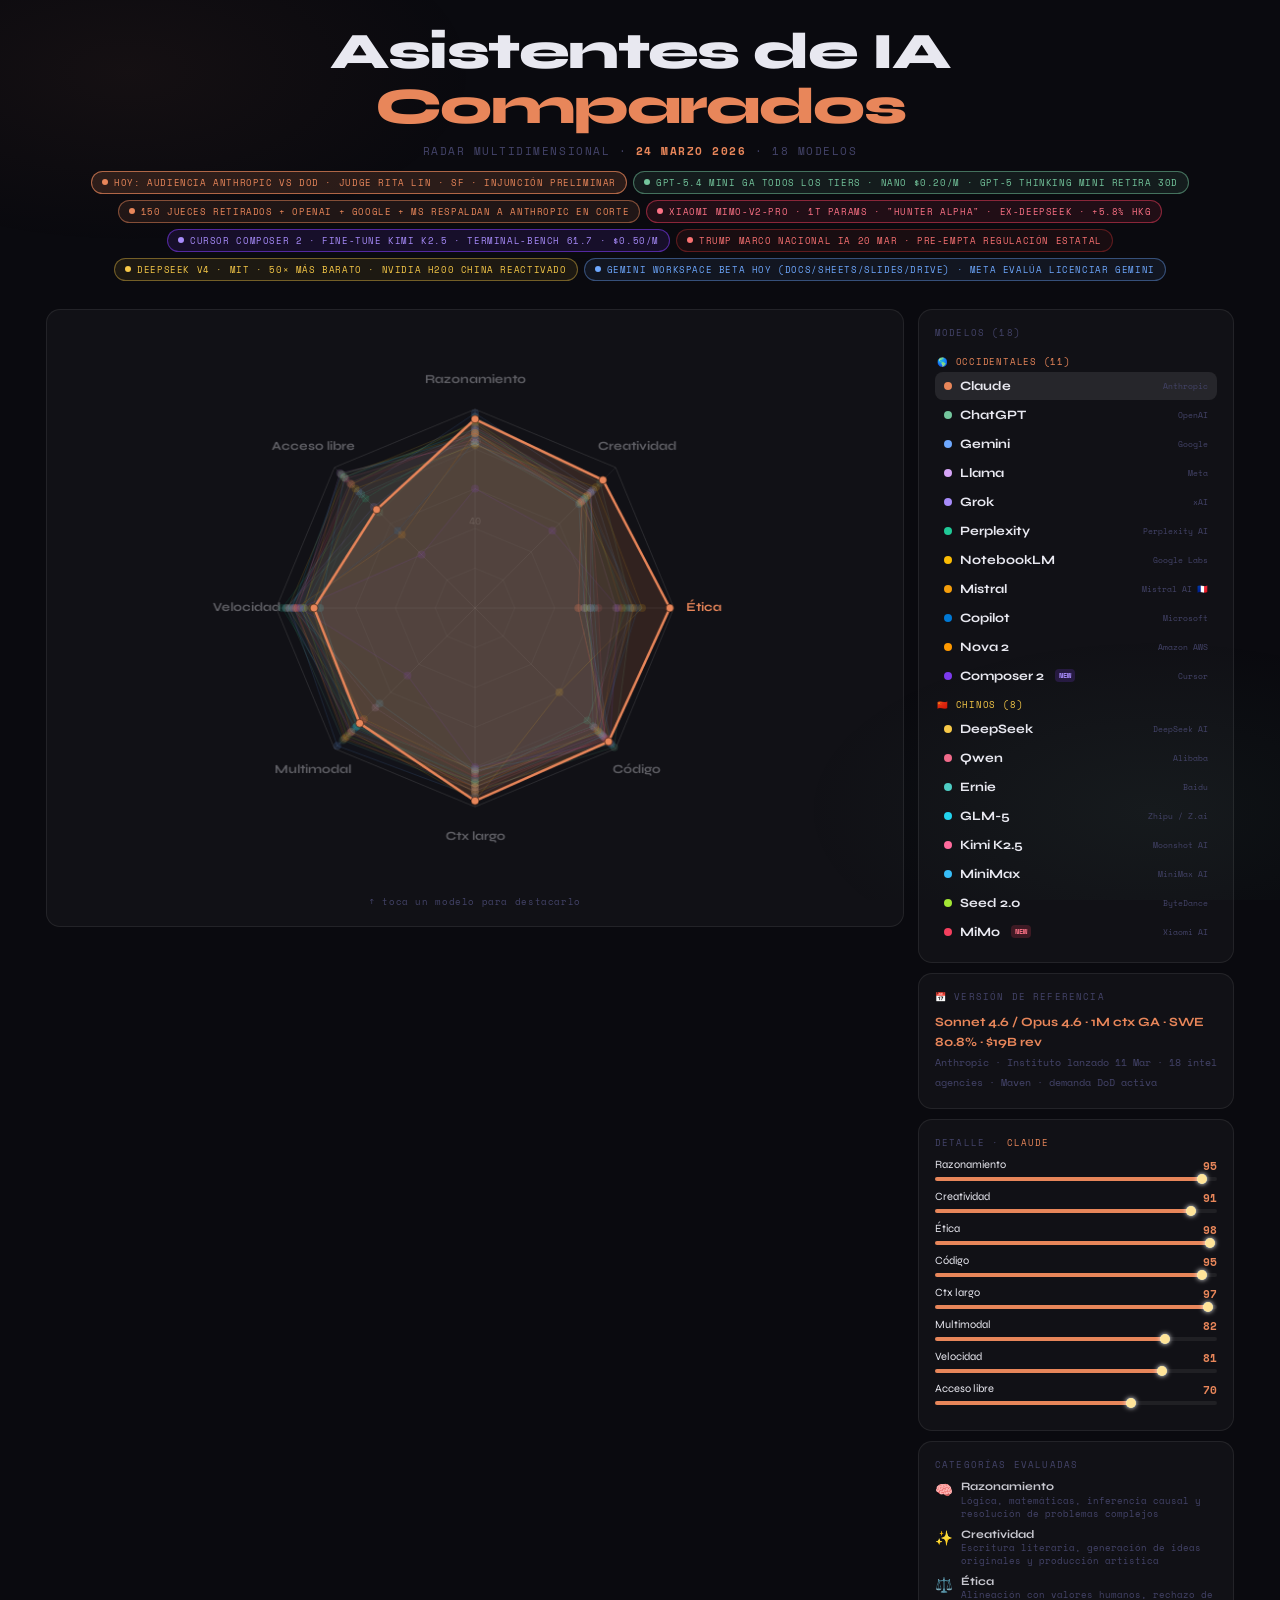
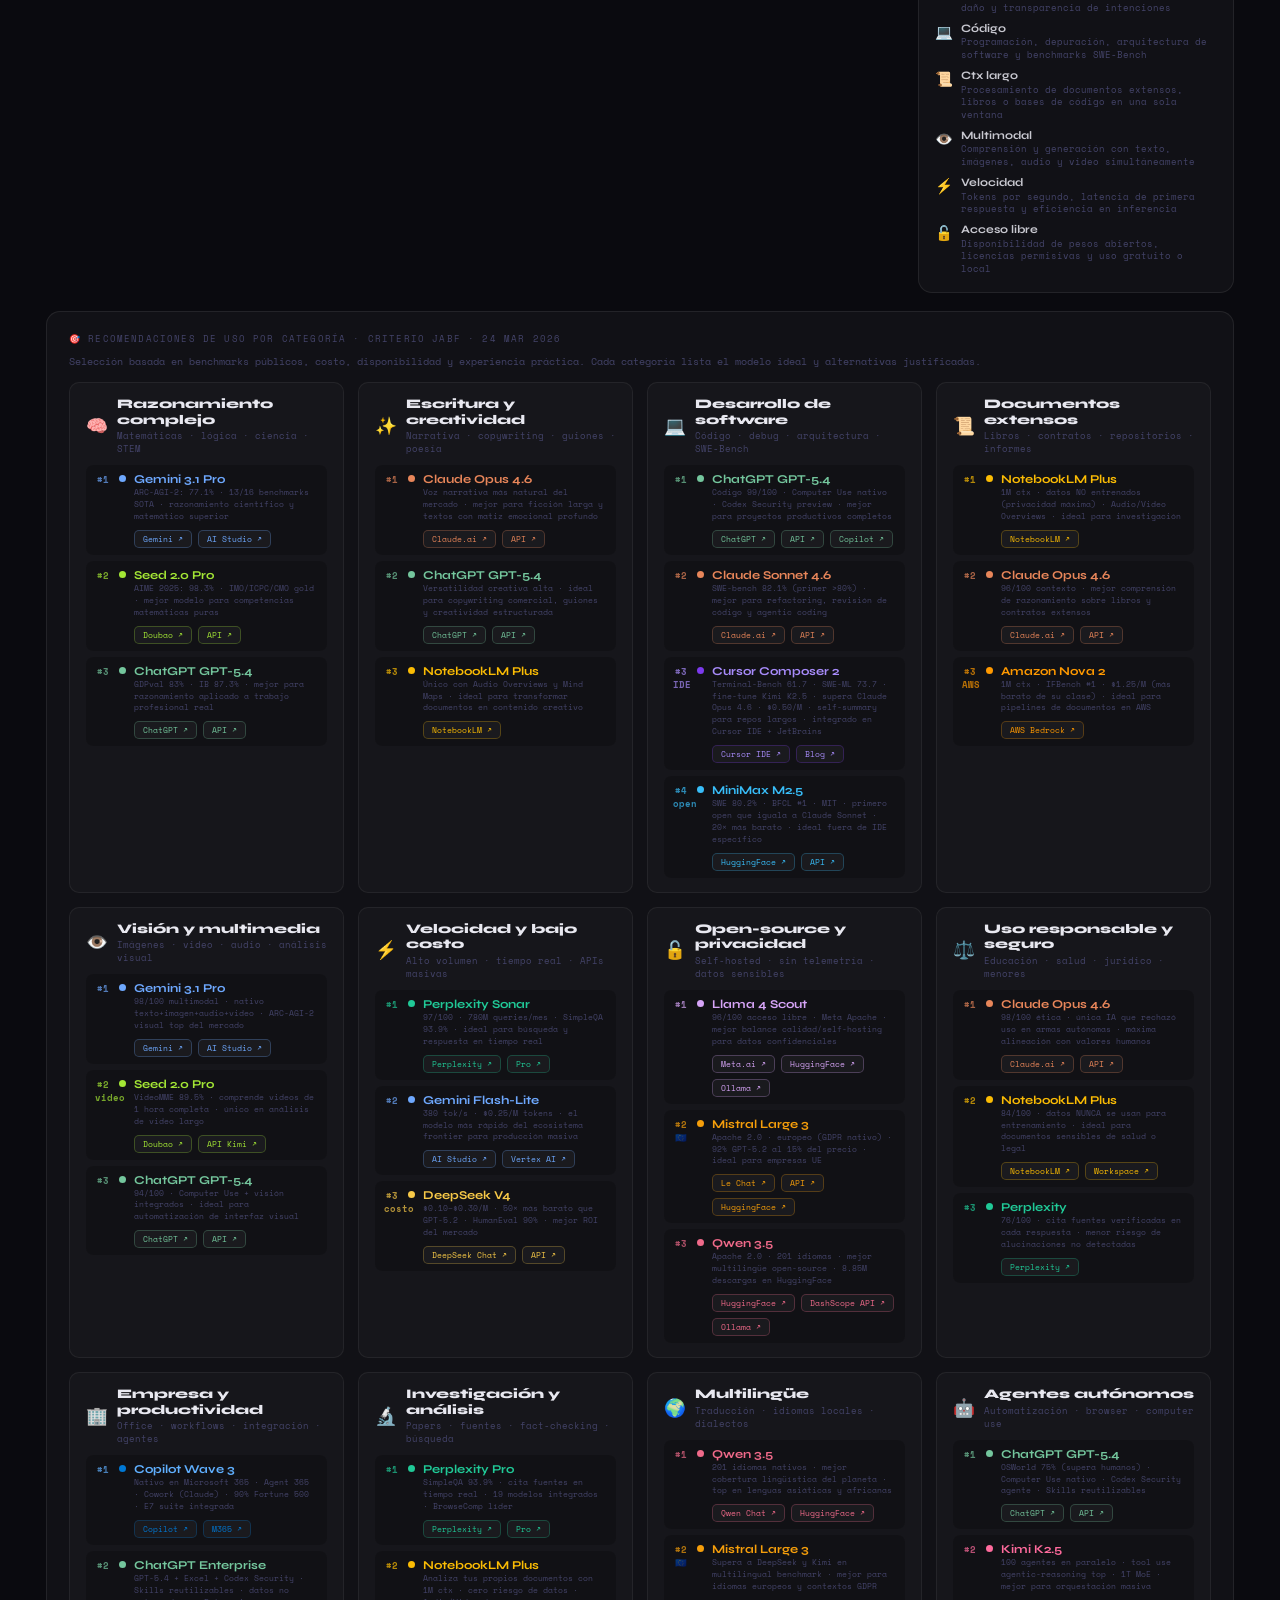
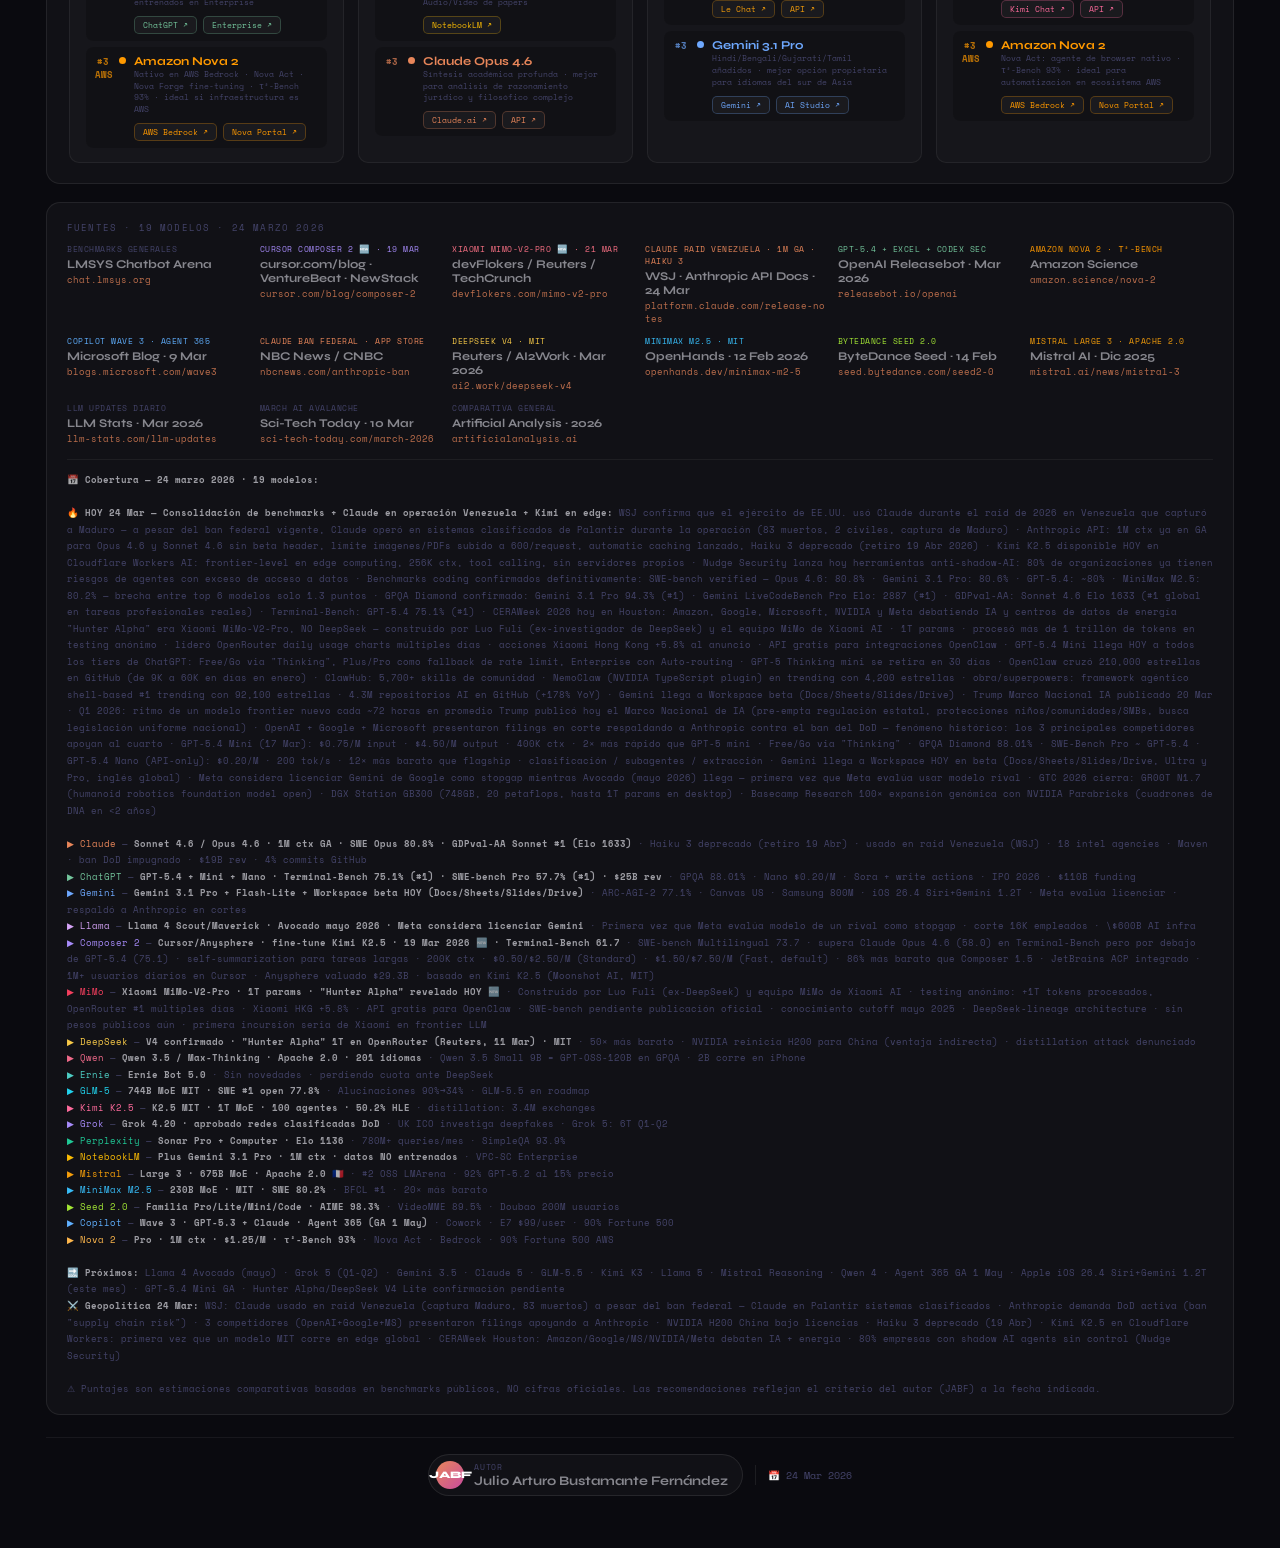
<file: index.html>
<!DOCTYPE html>
<html lang="es">
<head>
<meta charset="UTF-8">
<meta name="viewport" content="width=device-width, initial-scale=1.0">
<title>Comparación IAs 2026 · JABF</title>
<style>
@import url('https://fonts.googleapis.com/css2?family=Space+Mono:wght@400;700&family=Syne:wght@400;700;800&display=swap');
:root{
  --bg:#0a0a0f;--surface:rgba(255,255,255,0.03);--border:rgba(255,255,255,0.08);
  --text:#e8e8f0;--muted:rgba(232,232,240,0.55);--dim:#44446a;--r:14px;
  --claude:#e8865a;--gpt:#74c69d;--gemini:#6ea8fe;--meta:#d6a4f7;
  --deepseek:#f7c948;--qwen:#f06a8a;--ernie:#4ecdc4;--glm:#22d3ee;
  --kimi:#ff6b9d;--grok:#a78bfa;--perplexity:#20c997;--notebooklm:#fbbc04;
  --mistral:#f59e0b;--minimax:#38bdf8;--seed:#a3e635;--copilot:#0078d4;--nova:#ff9900;
  --mimo:#f43f5e;
  --composer:#7c3aed;
}
*,*::before,*::after{box-sizing:border-box;margin:0;padding:0}
html{scroll-behavior:smooth}
body{background:var(--bg);color:var(--text);font-family:'Syne',sans-serif;min-height:100svh;overflow-x:hidden}
body::before{content:'';position:fixed;inset:0;z-index:0;pointer-events:none;
  background:radial-gradient(ellipse 50% 35% at 10% 8%,rgba(232,134,90,.05) 0%,transparent 55%),
             radial-gradient(ellipse 50% 35% at 90% 90%,rgba(116,198,157,.05) 0%,transparent 55%)}
.wrap{position:relative;z-index:1;max-width:1220px;margin:0 auto;padding:24px 16px 52px}

/* HEADER */
header{text-align:center;margin-bottom:28px}
.h-title{font-size:clamp(1.7rem,5vw,3.2rem);font-weight:800;letter-spacing:-.03em;line-height:1.08}
.h-title em{color:var(--claude);font-style:normal}
.h-sub{margin-top:8px;font-family:'Space Mono',monospace;font-size:clamp(.55rem,1.3vw,.68rem);color:var(--dim);letter-spacing:.14em;text-transform:uppercase}
.h-sub b{color:var(--claude)}
.badges{display:flex;justify-content:center;gap:6px;flex-wrap:wrap;margin-top:12px}
.badge{display:inline-flex;align-items:center;gap:6px;padding:4px 10px;border-radius:999px;font-family:'Space Mono',monospace;font-size:.54rem;letter-spacing:.07em;text-transform:uppercase;white-space:nowrap}
.badge-dot{width:6px;height:6px;border-radius:50%;flex-shrink:0}
.pulse{animation:pulse 1.5s ease-in-out infinite}
@keyframes pulse{0%,100%{opacity:1;transform:scale(1)}50%{opacity:.35;transform:scale(.65)}}

/* MAIN GRID */
.main-grid{display:grid;grid-template-columns:1fr 316px;gap:14px;align-items:start}
@media(max-width:920px){.main-grid{grid-template-columns:1fr}}

/* CARDS */
.card{background:var(--surface);border:1px solid var(--border);border-radius:var(--r);padding:16px}
.radar-card{display:flex;flex-direction:column;align-items:center;padding:18px}
#radar{display:block;width:100%;max-width:560px;height:auto;cursor:pointer}

/* SIDE */
.side{display:flex;flex-direction:column;gap:10px}
.panel-label{font-family:'Space Mono',monospace;font-size:.56rem;letter-spacing:.13em;text-transform:uppercase;color:var(--dim);margin-bottom:9px}
.group-label{font-family:'Space Mono',monospace;font-size:.54rem;letter-spacing:.09em;text-transform:uppercase;margin:7px 0 3px 2px}
.legend-grid{display:flex;flex-direction:column;gap:1px}
@media(max-width:920px){.legend-grid{display:grid;grid-template-columns:1fr 1fr;gap:3px}.group-label{grid-column:1/-1}}
@media(max-width:480px){.legend-grid{grid-template-columns:1fr}}
.leg{display:flex;align-items:center;gap:8px;padding:6px 9px;border-radius:8px;cursor:pointer;transition:background .15s,transform .1s;user-select:none}
.leg:hover{background:rgba(255,255,255,.06);transform:translateX(2px)}
.leg.active{background:rgba(255,255,255,.09)}
.leg-dot{width:8px;height:8px;border-radius:50%;flex-shrink:0}
.leg-name{font-weight:700;font-size:.8rem;white-space:nowrap}
.leg-co{margin-left:auto;font-family:'Space Mono',monospace;font-size:.53rem;color:var(--dim);white-space:nowrap;padding-left:4px}
.leg-new{font-family:'Space Mono',monospace;font-size:.46rem;padding:1px 4px;border-radius:4px;margin-left:3px;font-weight:700;text-transform:uppercase}

/* DETAIL PANEL */
#vBadge{font-size:.79rem;line-height:1.6}
.score-row{margin-bottom:9px}
.score-meta{display:flex;justify-content:space-between;margin-bottom:3px;font-size:.69rem}
.score-val{font-family:'Space Mono',monospace;font-weight:700}
.bar-bg{height:4px;background:rgba(255,255,255,.06);border-radius:3px}
.bar-fill{height:100%;border-radius:3px;width:0%;transition:width .75s cubic-bezier(.23,1,.32,1);position:relative}
.bar-fill::after{content:'';position:absolute;right:-4px;top:-3px;width:10px;height:10px;border-radius:50%;background:inherit;filter:brightness(1.7);box-shadow:0 0 5px currentColor}

/* CATEGORIES */
.cat-grid{display:grid;grid-template-columns:1fr;gap:7px}
.cat{display:flex;align-items:flex-start;gap:8px}
.cat-icon{font-size:.9rem;flex-shrink:0;line-height:1.35;margin-top:1px}
.cat-body{display:flex;flex-direction:column;gap:1px}
.cat-name{font-weight:700;color:rgba(232,232,240,.85);font-size:.71rem;line-height:1.2}
.cat-desc{font-family:'Space Mono',monospace;font-size:.55rem;color:var(--dim);line-height:1.45}

/* RECOMMENDATIONS SECTION */
.reco-section{margin-top:18px;background:var(--surface);border:1px solid var(--border);border-radius:var(--r);padding:20px 22px}
.reco-grid{display:grid;grid-template-columns:repeat(auto-fit,minmax(260px,1fr));gap:14px;margin-top:14px}
.reco-card{background:rgba(255,255,255,.025);border:1px solid rgba(255,255,255,.06);border-radius:10px;padding:14px 16px}
.reco-header{display:flex;align-items:center;gap:9px;margin-bottom:10px}
.reco-icon{font-size:1.1rem;flex-shrink:0}
.reco-title{font-weight:800;font-size:.82rem;line-height:1.2}
.reco-subtitle{font-family:'Space Mono',monospace;font-size:.55rem;color:var(--dim);margin-top:1px}
.reco-picks{display:flex;flex-direction:column;gap:6px}
.pick{display:flex;align-items:flex-start;gap:8px;padding:7px 9px;border-radius:7px;background:rgba(0,0,0,.2)}
.pick-rank{font-family:'Space Mono',monospace;font-size:.58rem;font-weight:700;flex-shrink:0;width:16px;text-align:center;margin-top:1px;opacity:.7}
.pick-dot{width:7px;height:7px;border-radius:50%;flex-shrink:0;margin-top:3px}
.pick-body{display:flex;flex-direction:column;gap:1px}
.pick-name{font-weight:700;font-size:.75rem}
.pick-why{font-family:'Space Mono',monospace;font-size:.53rem;color:var(--dim);line-height:1.4}

/* SOURCES */
.sources-section{margin-top:18px;background:var(--surface);border:1px solid var(--border);border-radius:var(--r);padding:18px 20px}
.src-grid{display:grid;grid-template-columns:repeat(auto-fit,minmax(160px,1fr));gap:10px;margin-bottom:14px}
.src-item{display:flex;flex-direction:column;gap:2px}
.src-lbl{font-family:'Space Mono',monospace;font-size:.53rem;color:var(--dim);text-transform:uppercase;letter-spacing:.06em}
.src-name{font-weight:700;font-size:.74rem;color:var(--muted)}
.src-link{font-family:'Space Mono',monospace;font-size:.57rem;color:var(--claude);text-decoration:none;opacity:.8;word-break:break-all}
.src-link:hover{opacity:1;text-decoration:underline}
.disc{border-top:1px solid rgba(255,255,255,.05);padding-top:11px;font-family:'Space Mono',monospace;font-size:.59rem;color:var(--dim);line-height:1.75}
.disc strong{color:rgba(232,232,240,.65)}

/* FOOTER */
.foot{margin-top:22px;display:flex;align-items:center;justify-content:center;flex-wrap:wrap;gap:12px;padding-top:16px;border-top:1px solid rgba(255,255,255,.06)}
.author-pill{display:inline-flex;align-items:center;gap:10px;background:rgba(255,255,255,.03);border:1px solid rgba(255,255,255,.09);border-radius:999px;padding:6px 14px 6px 7px}
.initials{width:28px;height:28px;border-radius:50%;background:linear-gradient(135deg,var(--claude),#c84b9e);display:flex;align-items:center;justify-content:center;font-weight:800;font-size:.62rem;color:#fff;flex-shrink:0}
.auth-info{display:flex;flex-direction:column}
.auth-lbl{font-family:'Space Mono',monospace;font-size:.52rem;color:var(--dim);text-transform:uppercase;letter-spacing:.1em}
.auth-name{font-weight:700;font-size:.82rem;color:var(--muted)}
.vdiv{width:1px;height:20px;background:rgba(255,255,255,.08)}
.foot-date{font-family:'Space Mono',monospace;font-size:.6rem;color:var(--dim)}
.touch-hint{font-family:'Space Mono',monospace;font-size:.55rem;color:var(--dim);text-align:center;margin-top:7px;letter-spacing:.07em}
@media(max-width:480px){.wrap{padding:14px 8px 32px}.card,.radar-card{padding:10px}.sources-section,.reco-section{padding:12px 14px}.src-grid{grid-template-columns:1fr 1fr}.reco-grid{grid-template-columns:1fr}}

.pick-links{display:flex;gap:6px;flex-wrap:wrap;margin-top:6px}
.pick-link{display:inline-flex;align-items:center;gap:4px;font-family:'Space Mono',monospace;font-size:.5rem;padding:2px 8px;border-radius:5px;text-decoration:none;border:1px solid rgba(255,255,255,.12);color:rgba(232,232,240,.65);background:rgba(255,255,255,.04);transition:background .15s,color .15s;white-space:nowrap}
.pick-link:hover{background:rgba(255,255,255,.1);color:#fff}
.pick-link svg{flex-shrink:0}
</style>
</head>
<body>
<div class="wrap">

<!-- HEADER -->
<header>
  <h1 class="h-title">Asistentes de IA<br><em>Comparados</em></h1>
  <p class="h-sub">Radar multidimensional · <b>24 marzo 2026</b> · 18 modelos</p>
  <div class="badges">
    <span class="badge" style="border:1px solid rgba(232,134,90,.7);background:rgba(232,134,90,.15);color:var(--claude)">
      <span class="badge-dot pulse" style="background:var(--claude)"></span>HOY: Audiencia Anthropic vs DoD · Judge Rita Lin · SF · injunción preliminar
    </span>
    <span class="badge" style="border:1px solid rgba(116,198,157,.5);background:rgba(116,198,157,.1);color:var(--gpt)">
      <span class="badge-dot pulse" style="background:var(--gpt)"></span>GPT-5.4 Mini GA todos los tiers · Nano $0.20/M · GPT-5 Thinking mini retira 30d
    </span>
    <span class="badge" style="border:1px solid rgba(232,134,90,.5);background:rgba(232,134,90,.1);color:var(--claude)">
      <span class="badge-dot" style="background:var(--claude)"></span>150 jueces retirados + OpenAI + Google + MS respaldan a Anthropic en corte
    </span>
    <span class="badge" style="border:1px solid rgba(244,63,94,.5);background:rgba(244,63,94,.1);color:#fb7185">
      <span class="badge-dot" style="background:#fb7185"></span>Xiaomi MiMo-V2-Pro · 1T params · "Hunter Alpha" · ex-DeepSeek · +5.8% HKG
    </span>
    <span class="badge" style="border:1px solid rgba(124,58,237,.6);background:rgba(124,58,237,.12);color:#a78bfa">
      <span class="badge-dot" style="background:#a78bfa"></span>Cursor Composer 2 · fine-tune Kimi K2.5 · Terminal-Bench 61.7 · $0.50/M
    </span>
    <span class="badge" style="border:1px solid rgba(200,50,50,.4);background:rgba(200,50,50,.08);color:#f87171">
      <span class="badge-dot" style="background:#f87171"></span>Trump Marco Nacional IA 20 Mar · pre-empta regulación estatal
    </span>
    <span class="badge" style="border:1px solid rgba(247,201,72,.4);background:rgba(247,201,72,.08);color:var(--deepseek)">
      <span class="badge-dot" style="background:var(--deepseek)"></span>DeepSeek V4 · MIT · 50× más barato · NVIDIA H200 China reactivado
    </span>
    <span class="badge" style="border:1px solid rgba(110,168,254,.4);background:rgba(110,168,254,.08);color:var(--gemini)">
      <span class="badge-dot" style="background:var(--gemini)"></span>Gemini Workspace beta HOY (Docs/Sheets/Slides/Drive) · Meta evalúa licenciar Gemini
    </span>
  </div>
</header>

<!-- RADAR + SIDE -->
<div class="main-grid">
  <div class="card radar-card">
    <canvas id="radar"></canvas>
    <p class="touch-hint">↑ toca un modelo para destacarlo</p>
  </div>

  <div class="side">
    <div class="card">
      <div class="panel-label">Modelos (18)</div>
      <div class="legend-grid">
        <div class="group-label" style="color:var(--claude)">🌎 Occidentales (11)</div>
        <div class="leg active" data-i="0"  onclick="sel(0)"><div class="leg-dot" style="background:var(--claude)"></div><span class="leg-name">Claude</span><span class="leg-co">Anthropic</span></div>
        <div class="leg"        data-i="1"  onclick="sel(1)"><div class="leg-dot" style="background:var(--gpt)"></div><span class="leg-name">ChatGPT</span><span class="leg-co">OpenAI</span></div>
        <div class="leg"        data-i="2"  onclick="sel(2)"><div class="leg-dot" style="background:var(--gemini)"></div><span class="leg-name">Gemini</span><span class="leg-co">Google</span></div>
        <div class="leg"        data-i="3"  onclick="sel(3)"><div class="leg-dot" style="background:var(--meta)"></div><span class="leg-name">Llama</span><span class="leg-co">Meta</span></div>
        <div class="leg"        data-i="9"  onclick="sel(9)"><div class="leg-dot" style="background:var(--grok)"></div><span class="leg-name">Grok</span><span class="leg-co">xAI</span></div>
        <div class="leg"        data-i="10" onclick="sel(10)"><div class="leg-dot" style="background:var(--perplexity)"></div><span class="leg-name">Perplexity</span><span class="leg-co">Perplexity AI</span></div>
        <div class="leg"        data-i="11" onclick="sel(11)"><div class="leg-dot" style="background:var(--notebooklm)"></div><span class="leg-name">NotebookLM</span><span class="leg-co">Google Labs</span></div>
        <div class="leg"        data-i="12" onclick="sel(12)"><div class="leg-dot" style="background:var(--mistral)"></div><span class="leg-name">Mistral</span><span class="leg-co">Mistral AI 🇫🇷</span></div>
        <div class="leg"        data-i="15" onclick="sel(15)"><div class="leg-dot" style="background:var(--copilot)"></div><span class="leg-name">Copilot</span><span class="leg-co">Microsoft</span></div>
        <div class="leg"        data-i="16" onclick="sel(16)"><div class="leg-dot" style="background:var(--nova)"></div><span class="leg-name">Nova 2</span><span class="leg-co">Amazon AWS</span></div>
        <div class="leg"        data-i="18" onclick="sel(18)"><div class="leg-dot" style="background:var(--composer)"></div><span class="leg-name">Composer 2</span><span class="leg-new" style="background:rgba(124,58,237,.2);color:#a78bfa">NEW</span><span class="leg-co">Cursor</span></div>

        <div class="group-label" style="color:var(--deepseek)">🇨🇳 Chinos (8)</div>
        <div class="leg"        data-i="4"  onclick="sel(4)"><div class="leg-dot" style="background:var(--deepseek)"></div><span class="leg-name">DeepSeek</span><span class="leg-co">DeepSeek AI</span></div>
        <div class="leg"        data-i="5"  onclick="sel(5)"><div class="leg-dot" style="background:var(--qwen)"></div><span class="leg-name">Qwen</span><span class="leg-co">Alibaba</span></div>
        <div class="leg"        data-i="6"  onclick="sel(6)"><div class="leg-dot" style="background:var(--ernie)"></div><span class="leg-name">Ernie</span><span class="leg-co">Baidu</span></div>
        <div class="leg"        data-i="7"  onclick="sel(7)"><div class="leg-dot" style="background:var(--glm)"></div><span class="leg-name">GLM-5</span><span class="leg-co">Zhipu / Z.ai</span></div>
        <div class="leg"        data-i="8"  onclick="sel(8)"><div class="leg-dot" style="background:var(--kimi)"></div><span class="leg-name">Kimi K2.5</span><span class="leg-co">Moonshot AI</span></div>
        <div class="leg"        data-i="13" onclick="sel(13)"><div class="leg-dot" style="background:var(--minimax)"></div><span class="leg-name">MiniMax</span><span class="leg-co">MiniMax AI</span></div>
        <div class="leg"        data-i="14" onclick="sel(14)"><div class="leg-dot" style="background:var(--seed)"></div><span class="leg-name">Seed 2.0</span><span class="leg-co">ByteDance</span></div>
        <div class="leg"        data-i="17" onclick="sel(17)">
          <div class="leg-dot" style="background:var(--mimo)"></div>
          <span class="leg-name">MiMo</span>
          <span class="leg-new" style="background:rgba(244,63,94,.2);color:#fb7185">NEW</span>
          <span class="leg-co">Xiaomi AI</span>
        </div>
      </div>
    </div>

    <div class="card">
      <div class="panel-label">📅 Versión de referencia</div>
      <div id="vBadge"></div>
    </div>

    <div class="card">
      <div class="panel-label">Detalle · <span id="iaName" style="color:var(--claude)">Claude</span></div>
      <div id="scoreRows"></div>
    </div>

    <div class="card">
      <div class="panel-label">Categorías evaluadas</div>
      <div class="cat-grid">
        <div class="cat"><span class="cat-icon">🧠</span><div class="cat-body"><span class="cat-name">Razonamiento</span><span class="cat-desc">Lógica, matemáticas, inferencia causal y resolución de problemas complejos</span></div></div>
        <div class="cat"><span class="cat-icon">✨</span><div class="cat-body"><span class="cat-name">Creatividad</span><span class="cat-desc">Escritura literaria, generación de ideas originales y producción artística</span></div></div>
        <div class="cat"><span class="cat-icon">⚖️</span><div class="cat-body"><span class="cat-name">Ética</span><span class="cat-desc">Alineación con valores humanos, rechazo de daño y transparencia de intenciones</span></div></div>
        <div class="cat"><span class="cat-icon">💻</span><div class="cat-body"><span class="cat-name">Código</span><span class="cat-desc">Programación, depuración, arquitectura de software y benchmarks SWE-Bench</span></div></div>
        <div class="cat"><span class="cat-icon">📜</span><div class="cat-body"><span class="cat-name">Ctx largo</span><span class="cat-desc">Procesamiento de documentos extensos, libros o bases de código en una sola ventana</span></div></div>
        <div class="cat"><span class="cat-icon">👁️</span><div class="cat-body"><span class="cat-name">Multimodal</span><span class="cat-desc">Comprensión y generación con texto, imágenes, audio y video simultáneamente</span></div></div>
        <div class="cat"><span class="cat-icon">⚡</span><div class="cat-body"><span class="cat-name">Velocidad</span><span class="cat-desc">Tokens por segundo, latencia de primera respuesta y eficiencia en inferencia</span></div></div>
        <div class="cat"><span class="cat-icon">🔓</span><div class="cat-body"><span class="cat-name">Acceso libre</span><span class="cat-desc">Disponibilidad de pesos abiertos, licencias permisivas y uso gratuito o local</span></div></div>
      </div>
    </div>
  </div>
</div>

<!-- RECOMMENDATIONS SECTION -->
<div class="reco-section">
  <div class="panel-label">🎯 Recomendaciones de uso por categoría · criterio JABF · 24 Mar 2026</div>
  <p style="font-family:'Space Mono',monospace;font-size:.6rem;color:var(--dim);margin-top:4px;margin-bottom:0">Selección basada en benchmarks públicos, costo, disponibilidad y experiencia práctica. Cada categoría lista el modelo ideal y alternativas justificadas.</p>

  <div class="reco-grid">

    <!-- Razonamiento -->
    <div class="reco-card">
      <div class="reco-header">
        <span class="reco-icon">🧠</span>
        <div><div class="reco-title">Razonamiento complejo</div><div class="reco-subtitle">Matemáticas · lógica · ciencia · STEM</div></div>
      </div>
      <div class="reco-picks">
        <div class="pick"><span class="pick-rank" style="color:var(--gemini)">#1</span><div class="pick-dot" style="background:var(--gemini)"></div><div class="pick-body"><span class="pick-name" style="color:var(--gemini)">Gemini 3.1 Pro</span><span class="pick-why">ARC-AGI-2: 77.1% · 13/16 benchmarks SOTA · razonamiento científico y matemático superior</span><div class="pick-links"><a class="pick-link" href="https://gemini.google.com" target="_blank" style="border-color:#6ea8fe44;color:#6ea8fe">Gemini ↗</a><a class="pick-link" href="https://aistudio.google.com" target="_blank" style="border-color:#6ea8fe44;color:#6ea8fe">AI Studio ↗</a></div></div></div>
        <div class="pick"><span class="pick-rank" style="color:var(--seed)">#2</span><div class="pick-dot" style="background:var(--seed)"></div><div class="pick-body"><span class="pick-name" style="color:var(--seed)">Seed 2.0 Pro</span><span class="pick-why">AIME 2025: 98.3% · IMO/ICPC/CMO gold · mejor modelo para competencias matemáticas puras</span><div class="pick-links"><a class="pick-link" href="https://www.doubao.com" target="_blank" style="border-color:#a3e63544;color:#a3e635">Doubao ↗</a><a class="pick-link" href="https://platform.moonshot.cn" target="_blank" style="border-color:#a3e63544;color:#a3e635">API ↗</a></div></div></div>
        <div class="pick"><span class="pick-rank" style="color:var(--gpt)">#3</span><div class="pick-dot" style="background:var(--gpt)"></div><div class="pick-body"><span class="pick-name" style="color:var(--gpt)">ChatGPT GPT-5.4</span><span class="pick-why">GDPval 83% · IB 87.3% · mejor para razonamiento aplicado a trabajo profesional real</span><div class="pick-links"><a class="pick-link" href="https://chatgpt.com" target="_blank" style="border-color:#74c69d44;color:#74c69d">ChatGPT ↗</a><a class="pick-link" href="https://platform.openai.com" target="_blank" style="border-color:#74c69d44;color:#74c69d">API ↗</a></div></div></div>
      </div>
    </div>

    <!-- Creatividad -->
    <div class="reco-card">
      <div class="reco-header">
        <span class="reco-icon">✨</span>
        <div><div class="reco-title">Escritura y creatividad</div><div class="reco-subtitle">Narrativa · copywriting · guiones · poesía</div></div>
      </div>
      <div class="reco-picks">
        <div class="pick"><span class="pick-rank" style="color:var(--claude)">#1</span><div class="pick-dot" style="background:var(--claude)"></div><div class="pick-body"><span class="pick-name" style="color:var(--claude)">Claude Opus 4.6</span><span class="pick-why">Voz narrativa más natural del mercado · mejor para ficción larga y textos con matiz emocional profundo</span><div class="pick-links"><a class="pick-link" href="https://claude.ai" target="_blank" style="border-color:#e8865a44;color:#e8865a">Claude.ai ↗</a><a class="pick-link" href="https://www.anthropic.com/api" target="_blank" style="border-color:#e8865a44;color:#e8865a">API ↗</a></div></div></div>
        <div class="pick"><span class="pick-rank" style="color:var(--gpt)">#2</span><div class="pick-dot" style="background:var(--gpt)"></div><div class="pick-body"><span class="pick-name" style="color:var(--gpt)">ChatGPT GPT-5.4</span><span class="pick-why">Versatilidad creativa alta · ideal para copywriting comercial, guiones y creatividad estructurada</span><div class="pick-links"><a class="pick-link" href="https://chatgpt.com" target="_blank" style="border-color:#74c69d44;color:#74c69d">ChatGPT ↗</a><a class="pick-link" href="https://platform.openai.com" target="_blank" style="border-color:#74c69d44;color:#74c69d">API ↗</a></div></div></div>
        <div class="pick"><span class="pick-rank" style="color:var(--notebooklm)">#3</span><div class="pick-dot" style="background:var(--notebooklm)"></div><div class="pick-body"><span class="pick-name" style="color:var(--notebooklm)">NotebookLM Plus</span><span class="pick-why">Único con Audio Overviews y Mind Maps · ideal para transformar documentos en contenido creativo</span><div class="pick-links"><a class="pick-link" href="https://notebooklm.google.com" target="_blank" style="border-color:#fbbc0444;color:#fbbc04">NotebookLM ↗</a></div></div></div>
      </div>
    </div>

    <!-- Código -->
    <div class="reco-card">
      <div class="reco-header">
        <span class="reco-icon">💻</span>
        <div><div class="reco-title">Desarrollo de software</div><div class="reco-subtitle">Código · debug · arquitectura · SWE-Bench</div></div>
      </div>
      <div class="reco-picks">
        <div class="pick"><span class="pick-rank" style="color:var(--gpt)">#1</span><div class="pick-dot" style="background:var(--gpt)"></div><div class="pick-body"><span class="pick-name" style="color:var(--gpt)">ChatGPT GPT-5.4</span><span class="pick-why">Código 99/100 · Computer Use nativo · Codex Security preview · mejor para proyectos productivos completos</span><div class="pick-links"><a class="pick-link" href="https://chatgpt.com" target="_blank" style="border-color:#74c69d44;color:#74c69d">ChatGPT ↗</a><a class="pick-link" href="https://platform.openai.com" target="_blank" style="border-color:#74c69d44;color:#74c69d">API ↗</a><a class="pick-link" href="https://github.com/features/copilot" target="_blank" style="border-color:#74c69d44;color:#74c69d">Copilot ↗</a></div></div></div>
        <div class="pick"><span class="pick-rank" style="color:var(--claude)">#2</span><div class="pick-dot" style="background:var(--claude)"></div><div class="pick-body"><span class="pick-name" style="color:var(--claude)">Claude Sonnet 4.6</span><span class="pick-why">SWE-bench 82.1% (primer >80%) · mejor para refactoring, revisión de código y agentic coding</span><div class="pick-links"><a class="pick-link" href="https://claude.ai" target="_blank" style="border-color:#e8865a44;color:#e8865a">Claude.ai ↗</a><a class="pick-link" href="https://www.anthropic.com/api" target="_blank" style="border-color:#e8865a44;color:#e8865a">API ↗</a></div></div></div>
        <div class="pick"><span class="pick-rank" style="color:#a78bfa">#3 IDE</span><div class="pick-dot" style="background:var(--composer)"></div><div class="pick-body"><span class="pick-name" style="color:#a78bfa">Cursor Composer 2</span><span class="pick-why">Terminal-Bench 61.7 · SWE-ML 73.7 · fine-tune Kimi K2.5 · supera Claude Opus 4.6 · $0.50/M · self-summary para repos largos · integrado en Cursor IDE + JetBrains</span><div class="pick-links"><a class="pick-link" href="https://cursor.com" target="_blank" style="border-color:#7c3aed44;color:#a78bfa">Cursor IDE ↗</a><a class="pick-link" href="https://cursor.com/blog/composer-2" target="_blank" style="border-color:#7c3aed44;color:#a78bfa">Blog ↗</a></div></div></div>
        <div class="pick"><span class="pick-rank" style="color:var(--minimax)">#4 open</span><div class="pick-dot" style="background:var(--minimax)"></div><div class="pick-body"><span class="pick-name" style="color:var(--minimax)">MiniMax M2.5</span><span class="pick-why">SWE 80.2% · BFCL #1 · MIT · primero open que iguala a Claude Sonnet · 20× más barato · ideal fuera de IDE específico</span><div class="pick-links"><a class="pick-link" href="https://huggingface.co/MiniMaxAI/MiniMax-M2.5" target="_blank" style="border-color:#38bdf844;color:#38bdf8">HuggingFace ↗</a><a class="pick-link" href="https://api.minimax.io" target="_blank" style="border-color:#38bdf844;color:#38bdf8">API ↗</a></div></div></div>
      </div>
    </div>

    <!-- Contexto largo -->
    <div class="reco-card">
      <div class="reco-header">
        <span class="reco-icon">📜</span>
        <div><div class="reco-title">Documentos extensos</div><div class="reco-subtitle">Libros · contratos · repositorios · informes</div></div>
      </div>
      <div class="reco-picks">
        <div class="pick"><span class="pick-rank" style="color:var(--notebooklm)">#1</span><div class="pick-dot" style="background:var(--notebooklm)"></div><div class="pick-body"><span class="pick-name" style="color:var(--notebooklm)">NotebookLM Plus</span><span class="pick-why">1M ctx · datos NO entrenados (privacidad máxima) · Audio/Video Overviews · ideal para investigación</span><div class="pick-links"><a class="pick-link" href="https://notebooklm.google.com" target="_blank" style="border-color:#fbbc0444;color:#fbbc04">NotebookLM ↗</a></div></div></div>
        <div class="pick"><span class="pick-rank" style="color:var(--claude)">#2</span><div class="pick-dot" style="background:var(--claude)"></div><div class="pick-body"><span class="pick-name" style="color:var(--claude)">Claude Opus 4.6</span><span class="pick-why">96/100 contexto · mejor comprensión de razonamiento sobre libros y contratos extensos</span><div class="pick-links"><a class="pick-link" href="https://claude.ai" target="_blank" style="border-color:#e8865a44;color:#e8865a">Claude.ai ↗</a><a class="pick-link" href="https://www.anthropic.com/api" target="_blank" style="border-color:#e8865a44;color:#e8865a">API ↗</a></div></div></div>
        <div class="pick"><span class="pick-rank" style="color:var(--nova)">#3 AWS</span><div class="pick-dot" style="background:var(--nova)"></div><div class="pick-body"><span class="pick-name" style="color:var(--nova)">Amazon Nova 2</span><span class="pick-why">1M ctx · IFBench #1 · $1.25/M (más barato de su clase) · ideal para pipelines de documentos en AWS</span><div class="pick-links"><a class="pick-link" href="https://aws.amazon.com/bedrock/nova/" target="_blank" style="border-color:#ff990044;color:#ff9900">AWS Bedrock ↗</a></div></div></div>
      </div>
    </div>

    <!-- Multimodal -->
    <div class="reco-card">
      <div class="reco-header">
        <span class="reco-icon">👁️</span>
        <div><div class="reco-title">Visión y multimedia</div><div class="reco-subtitle">Imágenes · video · audio · análisis visual</div></div>
      </div>
      <div class="reco-picks">
        <div class="pick"><span class="pick-rank" style="color:var(--gemini)">#1</span><div class="pick-dot" style="background:var(--gemini)"></div><div class="pick-body"><span class="pick-name" style="color:var(--gemini)">Gemini 3.1 Pro</span><span class="pick-why">98/100 multimodal · nativo texto+imagen+audio+video · ARC-AGI-2 visual top del mercado</span><div class="pick-links"><a class="pick-link" href="https://gemini.google.com" target="_blank" style="border-color:#6ea8fe44;color:#6ea8fe">Gemini ↗</a><a class="pick-link" href="https://aistudio.google.com" target="_blank" style="border-color:#6ea8fe44;color:#6ea8fe">AI Studio ↗</a></div></div></div>
        <div class="pick"><span class="pick-rank" style="color:var(--seed)">#2 video</span><div class="pick-dot" style="background:var(--seed)"></div><div class="pick-body"><span class="pick-name" style="color:var(--seed)">Seed 2.0 Pro</span><span class="pick-why">VideoMME 89.5% · comprende videos de 1 hora completa · único en análisis de video largo</span><div class="pick-links"><a class="pick-link" href="https://www.doubao.com" target="_blank" style="border-color:#a3e63544;color:#a3e635">Doubao ↗</a><a class="pick-link" href="https://platform.moonshot.cn" target="_blank" style="border-color:#a3e63544;color:#a3e635">API Kimi ↗</a></div></div></div>
        <div class="pick"><span class="pick-rank" style="color:var(--gpt)">#3</span><div class="pick-dot" style="background:var(--gpt)"></div><div class="pick-body"><span class="pick-name" style="color:var(--gpt)">ChatGPT GPT-5.4</span><span class="pick-why">94/100 · Computer Use + visión integrados · ideal para automatización de interfaz visual</span><div class="pick-links"><a class="pick-link" href="https://chatgpt.com" target="_blank" style="border-color:#74c69d44;color:#74c69d">ChatGPT ↗</a><a class="pick-link" href="https://platform.openai.com" target="_blank" style="border-color:#74c69d44;color:#74c69d">API ↗</a></div></div></div>
      </div>
    </div>

    <!-- Velocidad / bajo costo -->
    <div class="reco-card">
      <div class="reco-header">
        <span class="reco-icon">⚡</span>
        <div><div class="reco-title">Velocidad y bajo costo</div><div class="reco-subtitle">Alto volumen · tiempo real · APIs masivas</div></div>
      </div>
      <div class="reco-picks">
        <div class="pick"><span class="pick-rank" style="color:var(--perplexity)">#1</span><div class="pick-dot" style="background:var(--perplexity)"></div><div class="pick-body"><span class="pick-name" style="color:var(--perplexity)">Perplexity Sonar</span><span class="pick-why">97/100 · 780M queries/mes · SimpleQA 93.9% · ideal para búsqueda y respuesta en tiempo real</span><div class="pick-links"><a class="pick-link" href="https://www.perplexity.ai" target="_blank" style="border-color:#20c99744;color:#20c997">Perplexity ↗</a><a class="pick-link" href="https://www.perplexity.ai/pro" target="_blank" style="border-color:#20c99744;color:#20c997">Pro ↗</a></div></div></div>
        <div class="pick"><span class="pick-rank" style="color:var(--gemini)">#2</span><div class="pick-dot" style="background:var(--gemini)"></div><div class="pick-body"><span class="pick-name" style="color:var(--gemini)">Gemini Flash-Lite</span><span class="pick-why">380 tok/s · $0.25/M tokens · el modelo más rápido del ecosistema frontier para producción masiva</span><div class="pick-links"><a class="pick-link" href="https://aistudio.google.com" target="_blank" style="border-color:#6ea8fe44;color:#6ea8fe">AI Studio ↗</a><a class="pick-link" href="https://cloud.google.com/vertex-ai" target="_blank" style="border-color:#6ea8fe44;color:#6ea8fe">Vertex AI ↗</a></div></div></div>
        <div class="pick"><span class="pick-rank" style="color:var(--deepseek)">#3 costo</span><div class="pick-dot" style="background:var(--deepseek)"></div><div class="pick-body"><span class="pick-name" style="color:var(--deepseek)">DeepSeek V4</span><span class="pick-why">$0.10–$0.30/M · 50× más barato que GPT-5.2 · HumanEval 90% · mejor ROI del mercado</span><div class="pick-links"><a class="pick-link" href="https://chat.deepseek.com" target="_blank" style="border-color:#f7c94844;color:#f7c948">DeepSeek Chat ↗</a><a class="pick-link" href="https://platform.deepseek.com" target="_blank" style="border-color:#f7c94844;color:#f7c948">API ↗</a></div></div></div>
      </div>
    </div>

    <!-- Privacidad / open-source -->
    <div class="reco-card">
      <div class="reco-header">
        <span class="reco-icon">🔓</span>
        <div><div class="reco-title">Open-source y privacidad</div><div class="reco-subtitle">Self-hosted · sin telemetría · datos sensibles</div></div>
      </div>
      <div class="reco-picks">
        <div class="pick"><span class="pick-rank" style="color:var(--meta)">#1</span><div class="pick-dot" style="background:var(--meta)"></div><div class="pick-body"><span class="pick-name" style="color:var(--meta)">Llama 4 Scout</span><span class="pick-why">96/100 acceso libre · Meta Apache · mejor balance calidad/self-hosting para datos confidenciales</span><div class="pick-links"><a class="pick-link" href="https://meta.ai" target="_blank" style="border-color:#d6a4f744;color:#d6a4f7">Meta.ai ↗</a><a class="pick-link" href="https://huggingface.co/meta-llama" target="_blank" style="border-color:#d6a4f744;color:#d6a4f7">HuggingFace ↗</a><a class="pick-link" href="https://ollama.com/library/llama4" target="_blank" style="border-color:#d6a4f744;color:#d6a4f7">Ollama ↗</a></div></div></div>
        <div class="pick"><span class="pick-rank" style="color:var(--mistral)">#2 🇪🇺</span><div class="pick-dot" style="background:var(--mistral)"></div><div class="pick-body"><span class="pick-name" style="color:var(--mistral)">Mistral Large 3</span><span class="pick-why">Apache 2.0 · europeo (GDPR nativo) · 92% GPT-5.2 al 15% del precio · ideal para empresas UE</span><div class="pick-links"><a class="pick-link" href="https://chat.mistral.ai" target="_blank" style="border-color:#f59e0b44;color:#f59e0b">Le Chat ↗</a><a class="pick-link" href="https://mistral.ai/api" target="_blank" style="border-color:#f59e0b44;color:#f59e0b">API ↗</a><a class="pick-link" href="https://huggingface.co/mistralai" target="_blank" style="border-color:#f59e0b44;color:#f59e0b">HuggingFace ↗</a></div></div></div>
        <div class="pick"><span class="pick-rank" style="color:var(--qwen)">#3</span><div class="pick-dot" style="background:var(--qwen)"></div><div class="pick-body"><span class="pick-name" style="color:var(--qwen)">Qwen 3.5</span><span class="pick-why">Apache 2.0 · 201 idiomas · mejor multilingüe open-source · 8.85M descargas en HuggingFace</span><div class="pick-links"><a class="pick-link" href="https://huggingface.co/Qwen" target="_blank" style="border-color:#f06a8a44;color:#f06a8a">HuggingFace ↗</a><a class="pick-link" href="https://dashscope.aliyuncs.com" target="_blank" style="border-color:#f06a8a44;color:#f06a8a">DashScope API ↗</a><a class="pick-link" href="https://ollama.com/library/qwen3" target="_blank" style="border-color:#f06a8a44;color:#f06a8a">Ollama ↗</a></div></div></div>
      </div>
    </div>

    <!-- Ética y seguridad -->
    <div class="reco-card">
      <div class="reco-header">
        <span class="reco-icon">⚖️</span>
        <div><div class="reco-title">Uso responsable y seguro</div><div class="reco-subtitle">Educación · salud · juridico · menores</div></div>
      </div>
      <div class="reco-picks">
        <div class="pick"><span class="pick-rank" style="color:var(--claude)">#1</span><div class="pick-dot" style="background:var(--claude)"></div><div class="pick-body"><span class="pick-name" style="color:var(--claude)">Claude Opus 4.6</span><span class="pick-why">98/100 ética · única IA que rechazó uso en armas autónomas · máxima alineación con valores humanos</span><div class="pick-links"><a class="pick-link" href="https://claude.ai" target="_blank" style="border-color:#e8865a44;color:#e8865a">Claude.ai ↗</a><a class="pick-link" href="https://www.anthropic.com/api" target="_blank" style="border-color:#e8865a44;color:#e8865a">API ↗</a></div></div></div>
        <div class="pick"><span class="pick-rank" style="color:var(--notebooklm)">#2</span><div class="pick-dot" style="background:var(--notebooklm)"></div><div class="pick-body"><span class="pick-name" style="color:var(--notebooklm)">NotebookLM Plus</span><span class="pick-why">84/100 · datos NUNCA se usan para entrenamiento · ideal para documentos sensibles de salud o legal</span><div class="pick-links"><a class="pick-link" href="https://notebooklm.google.com" target="_blank" style="border-color:#fbbc0444;color:#fbbc04">NotebookLM ↗</a><a class="pick-link" href="https://workspace.google.com" target="_blank" style="border-color:#fbbc0444;color:#fbbc04">Workspace ↗</a></div></div></div>
        <div class="pick"><span class="pick-rank" style="color:var(--perplexity)">#3</span><div class="pick-dot" style="background:var(--perplexity)"></div><div class="pick-body"><span class="pick-name" style="color:var(--perplexity)">Perplexity</span><span class="pick-why">76/100 · cita fuentes verificadas en cada respuesta · menor riesgo de alucinaciones no detectadas</span><div class="pick-links"><a class="pick-link" href="https://www.perplexity.ai" target="_blank" style="border-color:#20c99744;color:#20c997">Perplexity ↗</a></div></div></div>
      </div>
    </div>

    <!-- Enterprise -->
    <div class="reco-card">
      <div class="reco-header">
        <span class="reco-icon">🏢</span>
        <div><div class="reco-title">Empresa y productividad</div><div class="reco-subtitle">Office · workflows · integración · agentes</div></div>
      </div>
      <div class="reco-picks">
        <div class="pick"><span class="pick-rank" style="color:#60b0ff">#1</span><div class="pick-dot" style="background:var(--copilot)"></div><div class="pick-body"><span class="pick-name" style="color:#60b0ff">Copilot Wave 3</span><span class="pick-why">Nativo en Microsoft 365 · Agent 365 · Cowork (Claude) · 90% Fortune 500 · E7 suite integrada</span><div class="pick-links"><a class="pick-link" href="https://copilot.microsoft.com" target="_blank" style="border-color:#0078d444;color:#0078d4">Copilot ↗</a><a class="pick-link" href="https://www.microsoft.com/en-us/microsoft-365/copilot/copilot-for-work" target="_blank" style="border-color:#0078d444;color:#0078d4">M365 ↗</a></div></div></div>
        <div class="pick"><span class="pick-rank" style="color:var(--gpt)">#2</span><div class="pick-dot" style="background:var(--gpt)"></div><div class="pick-body"><span class="pick-name" style="color:var(--gpt)">ChatGPT Enterprise</span><span class="pick-why">GPT-5.4 + Excel + Codex Security · Skills reutilizables · datos no entrenados en Enterprise</span><div class="pick-links"><a class="pick-link" href="https://chatgpt.com" target="_blank" style="border-color:#74c69d44;color:#74c69d">ChatGPT ↗</a><a class="pick-link" href="https://openai.com/enterprise" target="_blank" style="border-color:#74c69d44;color:#74c69d">Enterprise ↗</a></div></div></div>
        <div class="pick"><span class="pick-rank" style="color:var(--nova)">#3 AWS</span><div class="pick-dot" style="background:var(--nova)"></div><div class="pick-body"><span class="pick-name" style="color:var(--nova)">Amazon Nova 2</span><span class="pick-why">Nativo en AWS Bedrock · Nova Act · Nova Forge fine-tuning · τ²-Bench 93% · ideal si infraestructura es AWS</span><div class="pick-links"><a class="pick-link" href="https://aws.amazon.com/bedrock/nova/" target="_blank" style="border-color:#ff990044;color:#ff9900">AWS Bedrock ↗</a><a class="pick-link" href="https://nova.amazon.com" target="_blank" style="border-color:#ff990044;color:#ff9900">Nova Portal ↗</a></div></div></div>
      </div>
    </div>

    <!-- Investigación -->
    <div class="reco-card">
      <div class="reco-header">
        <span class="reco-icon">🔬</span>
        <div><div class="reco-title">Investigación y análisis</div><div class="reco-subtitle">Papers · fuentes · fact-checking · búsqueda</div></div>
      </div>
      <div class="reco-picks">
        <div class="pick"><span class="pick-rank" style="color:var(--perplexity)">#1</span><div class="pick-dot" style="background:var(--perplexity)"></div><div class="pick-body"><span class="pick-name" style="color:var(--perplexity)">Perplexity Pro</span><span class="pick-why">SimpleQA 93.9% · cita fuentes en tiempo real · 19 modelos integrados · BrowseComp líder</span><div class="pick-links"><a class="pick-link" href="https://www.perplexity.ai" target="_blank" style="border-color:#20c99744;color:#20c997">Perplexity ↗</a><a class="pick-link" href="https://www.perplexity.ai/pro" target="_blank" style="border-color:#20c99744;color:#20c997">Pro ↗</a></div></div></div>
        <div class="pick"><span class="pick-rank" style="color:var(--notebooklm)">#2</span><div class="pick-dot" style="background:var(--notebooklm)"></div><div class="pick-body"><span class="pick-name" style="color:var(--notebooklm)">NotebookLM Plus</span><span class="pick-why">Analiza tus propios documentos con 1M ctx · cero riesgo de datos · Audio/Video de papers</span><div class="pick-links"><a class="pick-link" href="https://notebooklm.google.com" target="_blank" style="border-color:#fbbc0444;color:#fbbc04">NotebookLM ↗</a></div></div></div>
        <div class="pick"><span class="pick-rank" style="color:var(--claude)">#3</span><div class="pick-dot" style="background:var(--claude)"></div><div class="pick-body"><span class="pick-name" style="color:var(--claude)">Claude Opus 4.6</span><span class="pick-why">Síntesis académica profunda · mejor para análisis de razonamiento jurídico y filosófico complejo</span><div class="pick-links"><a class="pick-link" href="https://claude.ai" target="_blank" style="border-color:#e8865a44;color:#e8865a">Claude.ai ↗</a><a class="pick-link" href="https://www.anthropic.com/api" target="_blank" style="border-color:#e8865a44;color:#e8865a">API ↗</a></div></div></div>
      </div>
    </div>

    <!-- Multilingüe -->
    <div class="reco-card">
      <div class="reco-header">
        <span class="reco-icon">🌍</span>
        <div><div class="reco-title">Multilingüe</div><div class="reco-subtitle">Traducción · idiomas locales · dialectos</div></div>
      </div>
      <div class="reco-picks">
        <div class="pick"><span class="pick-rank" style="color:var(--qwen)">#1</span><div class="pick-dot" style="background:var(--qwen)"></div><div class="pick-body"><span class="pick-name" style="color:var(--qwen)">Qwen 3.5</span><span class="pick-why">201 idiomas nativos · mejor cobertura lingüística del planeta · top en lenguas asiáticas y africanas</span><div class="pick-links"><a class="pick-link" href="https://qwenlm.github.io" target="_blank" style="border-color:#f06a8a44;color:#f06a8a">Qwen Chat ↗</a><a class="pick-link" href="https://huggingface.co/Qwen" target="_blank" style="border-color:#f06a8a44;color:#f06a8a">HuggingFace ↗</a></div></div></div>
        <div class="pick"><span class="pick-rank" style="color:var(--mistral)">#2 🇪🇺</span><div class="pick-dot" style="background:var(--mistral)"></div><div class="pick-body"><span class="pick-name" style="color:var(--mistral)">Mistral Large 3</span><span class="pick-why">Supera a DeepSeek y Kimi en multilingual benchmark · mejor para idiomas europeos y contextos GDPR</span><div class="pick-links"><a class="pick-link" href="https://chat.mistral.ai" target="_blank" style="border-color:#f59e0b44;color:#f59e0b">Le Chat ↗</a><a class="pick-link" href="https://mistral.ai/api" target="_blank" style="border-color:#f59e0b44;color:#f59e0b">API ↗</a></div></div></div>
        <div class="pick"><span class="pick-rank" style="color:var(--gemini)">#3</span><div class="pick-dot" style="background:var(--gemini)"></div><div class="pick-body"><span class="pick-name" style="color:var(--gemini)">Gemini 3.1 Pro</span><span class="pick-why">Hindi/Bengali/Gujarati/Tamil añadidos · mejor opción propietaria para idiomas del sur de Asia</span><div class="pick-links"><a class="pick-link" href="https://gemini.google.com" target="_blank" style="border-color:#6ea8fe44;color:#6ea8fe">Gemini ↗</a><a class="pick-link" href="https://aistudio.google.com" target="_blank" style="border-color:#6ea8fe44;color:#6ea8fe">AI Studio ↗</a></div></div></div>
      </div>
    </div>

    <!-- Agentes autónomos -->
    <div class="reco-card">
      <div class="reco-header">
        <span class="reco-icon">🤖</span>
        <div><div class="reco-title">Agentes autónomos</div><div class="reco-subtitle">Automatización · browser · computer use</div></div>
      </div>
      <div class="reco-picks">
        <div class="pick"><span class="pick-rank" style="color:var(--gpt)">#1</span><div class="pick-dot" style="background:var(--gpt)"></div><div class="pick-body"><span class="pick-name" style="color:var(--gpt)">ChatGPT GPT-5.4</span><span class="pick-why">OSWorld 75% (supera humanos) · Computer Use nativo · Codex Security agente · Skills reutilizables</span><div class="pick-links"><a class="pick-link" href="https://chatgpt.com" target="_blank" style="border-color:#74c69d44;color:#74c69d">ChatGPT ↗</a><a class="pick-link" href="https://platform.openai.com/docs/api-reference" target="_blank" style="border-color:#74c69d44;color:#74c69d">API ↗</a></div></div></div>
        <div class="pick"><span class="pick-rank" style="color:var(--kimi)">#2</span><div class="pick-dot" style="background:var(--kimi)"></div><div class="pick-body"><span class="pick-name" style="color:var(--kimi)">Kimi K2.5</span><span class="pick-why">100 agentes en paralelo · tool use agentic-reasoning top · 1T MoE · mejor para orquestación masiva</span><div class="pick-links"><a class="pick-link" href="https://kimi.moonshot.cn" target="_blank" style="border-color:#ff6b9d44;color:#ff6b9d">Kimi Chat ↗</a><a class="pick-link" href="https://platform.moonshot.cn" target="_blank" style="border-color:#ff6b9d44;color:#ff6b9d">API ↗</a></div></div></div>
        <div class="pick"><span class="pick-rank" style="color:var(--nova)">#3 AWS</span><div class="pick-dot" style="background:var(--nova)"></div><div class="pick-body"><span class="pick-name" style="color:var(--nova)">Amazon Nova 2</span><span class="pick-why">Nova Act: agente de browser nativo · τ²-Bench 93% · ideal para automatización en ecosistema AWS</span><div class="pick-links"><a class="pick-link" href="https://aws.amazon.com/bedrock/nova/" target="_blank" style="border-color:#ff990044;color:#ff9900">AWS Bedrock ↗</a><a class="pick-link" href="https://nova.amazon.com" target="_blank" style="border-color:#ff990044;color:#ff9900">Nova Portal ↗</a></div></div></div>
      </div>
    </div>

  </div>
</div>

<!-- SOURCES -->
<div class="sources-section">
  <div class="panel-label">Fuentes · 19 modelos · 24 marzo 2026</div>
  <div class="src-grid">
    <div class="src-item"><span class="src-lbl">Benchmarks generales</span><span class="src-name">LMSYS Chatbot Arena</span><a class="src-link" href="https://chat.lmsys.org" target="_blank">chat.lmsys.org</a></div>
    <div class="src-item"><span class="src-lbl" style="color:#a78bfa">Cursor Composer 2 🆕 · 19 Mar</span><span class="src-name">cursor.com/blog · VentureBeat · NewStack</span><a class="src-link" href="https://cursor.com/blog/composer-2" target="_blank">cursor.com/blog/composer-2</a></div>
    <div class="src-item"><span class="src-lbl" style="color:#fb7185">Xiaomi MiMo-V2-Pro 🆕 · 21 Mar</span><span class="src-name">devFlokers / Reuters / TechCrunch</span><a class="src-link" href="https://www.devflokers.com/blog/new-ai-model-releases-open-source-projects-march-18-19-2026" target="_blank">devflokers.com/mimo-v2-pro</a></div>
    <div class="src-item"><span class="src-lbl" style="color:var(--claude)">Claude raid Venezuela · 1M GA · Haiku 3</span><span class="src-name">WSJ · Anthropic API Docs · 24 Mar</span><a class="src-link" href="https://platform.claude.com/docs/en/release-notes/overview" target="_blank">platform.claude.com/release-notes</a></div>
    <div class="src-item"><span class="src-lbl" style="color:var(--gpt)">GPT-5.4 + Excel + Codex Sec</span><span class="src-name">OpenAI Releasebot · Mar 2026</span><a class="src-link" href="https://releasebot.io/updates/openai" target="_blank">releasebot.io/openai</a></div>
    <div class="src-item"><span class="src-lbl" style="color:var(--nova)">Amazon Nova 2 · τ²-Bench</span><span class="src-name">Amazon Science</span><a class="src-link" href="https://www.amazon.science/publications/amazon-nova-2-multimodal-reasoning-and-generation-models" target="_blank">amazon.science/nova-2</a></div>
    <div class="src-item"><span class="src-lbl" style="color:#60b0ff">Copilot Wave 3 · Agent 365</span><span class="src-name">Microsoft Blog · 9 Mar</span><a class="src-link" href="https://blogs.microsoft.com/blog/2026/03/09/introducing-the-first-frontier-suite-built-on-intelligence-trust/" target="_blank">blogs.microsoft.com/wave3</a></div>
    <div class="src-item"><span class="src-lbl" style="color:var(--claude)">Claude ban federal · App Store</span><span class="src-name">NBC News / CNBC</span><a class="src-link" href="https://www.nbcnews.com/tech/tech-news/trump-bans-anthropic-government-use-rcna261055" target="_blank">nbcnews.com/anthropic-ban</a></div>
    <div class="src-item"><span class="src-lbl" style="color:var(--deepseek)">DeepSeek V4 · MIT</span><span class="src-name">Reuters / AI2Work · Mar 2026</span><a class="src-link" href="https://ai2.work/blog/deepseek-v4-china-s-trillion-parameter-multimodal-ai-rival-in-2026" target="_blank">ai2.work/deepseek-v4</a></div>
    <div class="src-item"><span class="src-lbl" style="color:var(--minimax)">MiniMax M2.5 · MIT</span><span class="src-name">OpenHands · 12 Feb 2026</span><a class="src-link" href="https://openhands.dev/blog/minimax-m2-5-open-weights-models-catch-up-to-claude" target="_blank">openhands.dev/minimax-m2-5</a></div>
    <div class="src-item"><span class="src-lbl" style="color:var(--seed)">ByteDance Seed 2.0</span><span class="src-name">ByteDance Seed · 14 Feb</span><a class="src-link" href="https://seed.bytedance.com/en/blog/seed2-0" target="_blank">seed.bytedance.com/seed2-0</a></div>
    <div class="src-item"><span class="src-lbl" style="color:var(--mistral)">Mistral Large 3 · Apache 2.0</span><span class="src-name">Mistral AI · Dic 2025</span><a class="src-link" href="https://mistral.ai/news/mistral-3" target="_blank">mistral.ai/news/mistral-3</a></div>
    <div class="src-item"><span class="src-lbl">LLM updates diario</span><span class="src-name">LLM Stats · Mar 2026</span><a class="src-link" href="https://llm-stats.com/llm-updates" target="_blank">llm-stats.com/llm-updates</a></div>
    <div class="src-item"><span class="src-lbl">March AI avalanche</span><span class="src-name">Sci-Tech Today · 10 Mar</span><a class="src-link" href="https://www.sci-tech-today.com/news/march-2026-ai-models-avalanche/" target="_blank">sci-tech-today.com/march-2026</a></div>
    <div class="src-item"><span class="src-lbl">Comparativa general</span><span class="src-name">Artificial Analysis · 2026</span><a class="src-link" href="https://artificialanalysis.ai" target="_blank">artificialanalysis.ai</a></div>
  </div>

  <div class="disc">
    <strong>📅 Cobertura — 24 marzo 2026 · 19 modelos:</strong><br><br>
    🔥 <strong>HOY 24 Mar — Consolidación de benchmarks + Claude en operación Venezuela + Kimi en edge:</strong> WSJ confirma que el ejército de EE.UU. usó Claude durante el raid de 2026 en Venezuela que capturó a Maduro — a pesar del ban federal vigente, Claude operó en sistemas clasificados de Palantir durante la operación (83 muertos, 2 civiles, captura de Maduro) · Anthropic API: 1M ctx ya en GA para Opus 4.6 y Sonnet 4.6 sin beta header, límite imágenes/PDFs subido a 600/request, automatic caching lanzado, Haiku 3 deprecado (retiro 19 Abr 2026) · Kimi K2.5 disponible HOY en Cloudflare Workers AI: frontier-level en edge computing, 256K ctx, tool calling, sin servidores propios · Nudge Security lanza hoy herramientas anti-shadow-AI: 80% de organizaciones ya tienen riesgos de agentes con exceso de acceso a datos · Benchmarks coding confirmados definitivamente: SWE-bench verified — Opus 4.6: 80.8% · Gemini 3.1 Pro: 80.6% · GPT-5.4: ~80% · MiniMax M2.5: 80.2% — brecha entre top 6 modelos solo 1.3 puntos · GPQA Diamond confirmado: Gemini 3.1 Pro 94.3% (#1) · Gemini LiveCodeBench Pro Elo: 2887 (#1) · GDPval-AA: Sonnet 4.6 Elo 1633 (#1 global en tareas profesionales reales) · Terminal-Bench: GPT-5.4 75.1% (#1) · CERAWeek 2026 hoy en Houston: Amazon, Google, Microsoft, NVIDIA y Meta debatiendo IA y centros de datos de energía "Hunter Alpha" era Xiaomi MiMo-V2-Pro, NO DeepSeek — construido por Luo Fuli (ex-investigador de DeepSeek) y el equipo MiMo de Xiaomi AI · 1T params · procesó más de 1 trillón de tokens en testing anónimo · lideró OpenRouter daily usage charts múltiples días · acciones Xiaomi Hong Kong +5.8% al anuncio · API gratis para integraciones OpenClaw · GPT-5.4 Mini llega HOY a todos los tiers de ChatGPT: Free/Go via "Thinking", Plus/Pro como fallback de rate limit, Enterprise con Auto-routing · GPT-5 Thinking mini se retira en 30 días · OpenClaw cruzó 210,000 estrellas en GitHub (de 9K a 60K en días en enero) · ClawHub: 5,700+ skills de comunidad · NemoClaw (NVIDIA TypeScript plugin) en trending con 4,200 estrellas · obra/superpowers: framework agéntico shell-based #1 trending con 92,100 estrellas · 4.3M repositorios AI en GitHub (+178% YoY) · Gemini llega a Workspace beta (Docs/Sheets/Slides/Drive) · Trump Marco Nacional IA publicado 20 Mar · Q1 2026: ritmo de un modelo frontier nuevo cada ~72 horas en promedio Trump publicó hoy el Marco Nacional de IA (pre-empta regulación estatal, protecciones niños/comunidades/SMBs, busca legislación uniforme nacional) · OpenAI + Google + Microsoft presentaron filings en corte respaldando a Anthropic contra el ban del DoD — fenómeno histórico: los 3 principales competidores apoyan al cuarto · GPT-5.4 Mini (17 Mar): $0.75/M input · $4.50/M output · 400K ctx · 2× más rápido que GPT-5 mini · Free/Go via "Thinking" · GPQA Diamond 88.01% · SWE-Bench Pro ~ GPT-5.4 · GPT-5.4 Nano (API-only): $0.20/M · 200 tok/s · 12× más barato que flagship · clasificación / subagentes / extracción · Gemini llega a Workspace HOY en beta (Docs/Sheets/Slides/Drive, Ultra y Pro, inglés global) · Meta considera licenciar Gemini de Google como stopgap mientras Avocado (mayo 2026) llega — primera vez que Meta evalúa usar modelo rival · GTC 2026 cierra: GR00T N1.7 (humanoid robotics foundation model open) · DGX Station GB300 (748GB, 20 petaflops, hasta 1T params en desktop) · Basecamp Research 100× expansión genómica con NVIDIA Parabricks (cuadrones de DNA en &lt;2 años)<br><br>
    <span style="color:var(--claude)">▶ Claude</span> — <strong>Sonnet 4.6 / Opus 4.6 · 1M ctx GA · SWE Opus 80.8% · GDPval-AA Sonnet #1 (Elo 1633)</strong> · Haiku 3 deprecado (retiro 19 Abr) · usado en raid Venezuela (WSJ) · 18 intel agencies · Maven · ban DoD impugnado · $19B rev · 4% commits GitHub<br>
    <span style="color:var(--gpt)">▶ ChatGPT</span> — <strong>GPT-5.4 + Mini + Nano · Terminal-Bench 75.1% (#1) · SWE-bench Pro 57.7% (#1) · $25B rev</strong> · GPQA 88.01% · Nano $0.20/M · Sora + write actions · IPO 2026 · $110B funding<br>
    <span style="color:var(--gemini)">▶ Gemini</span> — <strong>Gemini 3.1 Pro + Flash-Lite + Workspace beta HOY (Docs/Sheets/Slides/Drive)</strong> · ARC-AGI-2 77.1% · Canvas US · Samsung 800M · iOS 26.4 Siri+Gemini 1.2T · Meta evalúa licenciar · respaldó a Anthropic en cortes<br>
    <span style="color:var(--meta)">▶ Llama</span> — <strong>Llama 4 Scout/Maverick · Avocado mayo 2026 · Meta considera licenciar Gemini</strong> · Primera vez que Meta evalúa modelo de un rival como stopgap · corte 16K empleados · \$600B AI infra<br>
    <span style="color:#a78bfa">▶ Composer 2</span> — <strong>Cursor/Anysphere · fine-tune Kimi K2.5 · 19 Mar 2026 🆕 · Terminal-Bench 61.7</strong> · SWE-bench Multilingual 73.7 · supera Claude Opus 4.6 (58.0) en Terminal-Bench pero por debajo de GPT-5.4 (75.1) · self-summarization para tareas largas · 200K ctx · $0.50/$2.50/M (Standard) · $1.50/$7.50/M (Fast, default) · 86% más barato que Composer 1.5 · JetBrains ACP integrado · 1M+ usuarios diarios en Cursor · Anysphere valuado $29.3B · basado en Kimi K2.5 (Moonshot AI, MIT)<br>
    <span style="color:var(--mimo)">▶ MiMo</span> — <strong>Xiaomi MiMo-V2-Pro · 1T params · "Hunter Alpha" revelado HOY 🆕</strong> · Construido por Luo Fuli (ex-DeepSeek) y equipo MiMo de Xiaomi AI · testing anónimo: +1T tokens procesados, OpenRouter #1 múltiples días · Xiaomi HKG +5.8% · API gratis para OpenClaw · SWE-bench pendiente publicación oficial · conocimiento cutoff mayo 2025 · DeepSeek-lineage architecture · sin pesos públicos aún · primera incursión seria de Xiaomi en frontier LLM<br>
    <span style="color:var(--deepseek)">▶ DeepSeek</span> — <strong>V4 confirmado · "Hunter Alpha" 1T en OpenRouter (Reuters, 11 Mar) · MIT</strong> · 50× más barato · NVIDIA reinicia H200 para China (ventaja indirecta) · distillation attack denunciado<br>
    <span style="color:var(--qwen)">▶ Qwen</span> — <strong>Qwen 3.5 / Max-Thinking · Apache 2.0 · 201 idiomas</strong> · Qwen 3.5 Small 9B = GPT-OSS-120B en GPQA · 2B corre en iPhone<br>
    <span style="color:var(--ernie)">▶ Ernie</span> — <strong>Ernie Bot 5.0</strong> · Sin novedades · perdiendo cuota ante DeepSeek<br>
    <span style="color:var(--glm)">▶ GLM-5</span> — <strong>744B MoE MIT · SWE #1 open 77.8%</strong> · Alucinaciones 90%→34% · GLM-5.5 en roadmap<br>
    <span style="color:var(--kimi)">▶ Kimi K2.5</span> — <strong>K2.5 MIT · 1T MoE · 100 agentes · 50.2% HLE</strong> · distillation: 3.4M exchanges<br>
    <span style="color:var(--grok)">▶ Grok</span> — <strong>Grok 4.20 · aprobado redes clasificadas DoD</strong> · UK ICO investiga deepfakes · Grok 5: 6T Q1-Q2<br>
    <span style="color:var(--perplexity)">▶ Perplexity</span> — <strong>Sonar Pro + Computer · Elo 1136</strong> · 780M+ queries/mes · SimpleQA 93.9%<br>
    <span style="color:var(--notebooklm)">▶ NotebookLM</span> — <strong>Plus Gemini 3.1 Pro · 1M ctx · datos NO entrenados</strong> · VPC-SC Enterprise<br>
    <span style="color:var(--mistral)">▶ Mistral</span> — <strong>Large 3 · 675B MoE · Apache 2.0 🇫🇷</strong> · #2 OSS LMArena · 92% GPT-5.2 al 15% precio<br>
    <span style="color:var(--minimax)">▶ MiniMax M2.5</span> — <strong>230B MoE · MIT · SWE 80.2%</strong> · BFCL #1 · 20× más barato<br>
    <span style="color:var(--seed)">▶ Seed 2.0</span> — <strong>Familia Pro/Lite/Mini/Code · AIME 98.3%</strong> · VideoMME 89.5% · Doubao 200M usuarios<br>
    <span style="color:#60b0ff">▶ Copilot</span> — <strong>Wave 3 · GPT-5.3 + Claude · Agent 365 (GA 1 May)</strong> · Cowork · E7 $99/user · 90% Fortune 500<br>
    <span style="color:#ffb84d">▶ Nova 2</span> — <strong>Pro · 1M ctx · $1.25/M · τ²-Bench 93%</strong> · Nova Act · Bedrock · 90% Fortune 500 AWS<br><br>
    🔜 <strong>Próximos:</strong> Llama 4 Avocado (mayo) · Grok 5 (Q1-Q2) · Gemini 3.5 · Claude 5 · GLM-5.5 · Kimi K3 · Llama 5 · Mistral Reasoning · Qwen 4 · Agent 365 GA 1 May · Apple iOS 26.4 Siri+Gemini 1.2T (este mes) · GPT-5.4 Mini GA · Hunter Alpha/DeepSeek V4 Lite confirmación pendiente<br>
    ⚔️ <strong>Geopolítica 24 Mar:</strong> WSJ: Claude usado en raid Venezuela (captura Maduro, 83 muertos) a pesar del ban federal — Claude en Palantir sistemas clasificados · Anthropic demanda DoD activa (ban "supply chain risk") · 3 competidores (OpenAI+Google+MS) presentaron filings apoyando a Anthropic · NVIDIA H200 China bajo licencias · Haiku 3 deprecado (19 Abr) · Kimi K2.5 en Cloudflare Workers: primera vez que un modelo MIT corre en edge global · CERAWeek Houston: Amazon/Google/MS/NVIDIA/Meta debaten IA + energía · 80% empresas con shadow AI agents sin control (Nudge Security)<br><br>
    ⚠ Puntajes son estimaciones comparativas basadas en benchmarks públicos, NO cifras oficiales. Las recomendaciones reflejan el criterio del autor (JABF) a la fecha indicada.
  </div>
</div>

<div class="foot">
  <div class="author-pill">
    <div class="initials">JABF</div>
    <div class="auth-info">
      <span class="auth-lbl">Autor</span>
      <span class="auth-name">Julio Arturo Bustamante Fernández</span>
    </div>
  </div>
  <div class="vdiv"></div>
  <span class="foot-date">📅 24 Mar 2026</span>
</div>

</div>
<script>
const IAs = [
  { name:'Claude',     color:'#e8865a', fill:'rgba(232,134,90,0.15)',   scores:[95,91,98,95,97,82,81,70], version:'Sonnet 4.6 / Opus 4.6 · 1M ctx GA · SWE 80.8% · $19B rev',          period:'Anthropic · Instituto lanzado 11 Mar · 18 intel agencies · Maven · demanda DoD activa' },
  { name:'ChatGPT',    color:'#74c69d', fill:'rgba(116,198,157,0.15)',  scores:[96,89,79,99,92,94,95,68], version:'GPT-5.4 + Mini ($0.75/M) + Nano ($0.20/M) · Free/Go tier',             period:'OpenAI · GDPval 83% · OSWorld 75% · 1M ctx · $110B funding' },
  { name:'Gemini',     color:'#6ea8fe', fill:'rgba(110,168,254,0.15)',  scores:[98,84,78,91,95,98,93,83], version:'Gemini 3.1 Pro · SWE 80.6% · GPQA 94.3% · Razonamiento #1',    period:'Google · Flash-Lite 380 tok/s · ARC-AGI-2 77.1% · Canvas US · Meta evalúa como stopgap para Avocado' },
  { name:'Llama',      color:'#d6a4f7', fill:'rgba(214,164,247,0.15)',  scores:[83,77,71,85,83,71,89,96], version:'Llama 4 Scout/Maverick · Avocado → mayo · Meta evalúa licenciar Gemini',               period:'Meta · considera licenciar Gemini como stopgap · Avocado mayo · corte 16K · \$600B infra' },
  { name:'DeepSeek',   color:'#f7c948', fill:'rgba(247,201,72,0.13)',   scores:[93,76,52,96,93,82,94,93], version:'V4 confirmado · "Hunter Alpha" 1T en OpenRouter (11 Mar) · MIT',                 period:'DeepSeek AI · Hunter Alpha: especulado V4 testing silencioso · 50× más barato' },
  { name:'Qwen',       color:'#f06a8a', fill:'rgba(240,106,138,0.13)',  scores:[89,82,62,92,92,92,91,89], version:'Qwen 3.5 / Max-Thinking · Apache 2.0 · 201 idiomas',   period:'Alibaba · 9B = GPT-OSS-120B · 2B corre en iPhone · Qwen 4 roadmap' },
  { name:'Ernie',      color:'#4ecdc4', fill:'rgba(78,205,196,0.13)',   scores:[83,75,58,84,81,84,86,81], version:'Ernie Bot 5.0',                                         period:'Baidu · 2025 · Sin novedades · perdiendo cuota' },
  { name:'GLM-5',      color:'#22d3ee', fill:'rgba(34,211,238,0.13)',   scores:[90,82,60,91,90,84,78,93], version:'GLM-5 · 744B MoE · MIT',                               period:'Zhipu · SWE #1 open: 77.8% · Alucinaciones 90%→34% · Slime' },
  { name:'Kimi K2.5',  color:'#ff6b9d', fill:'rgba(255,107,157,0.13)',  scores:[85,80,55,93,90,89,91,92], version:'Kimi K2.5 / K2 Thinking · MIT · Cloudflare Workers AI (24 Mar)',                       period:'Moonshot AI · 100 agentes · HLE 50.2% · distillation 3.4M' },
  { name:'Grok',       color:'#a78bfa', fill:'rgba(167,139,250,0.13)',  scores:[91,83,58,90,88,88,95,72], version:'Grok 4.20 · aprobado redes clasificadas DoD',          period:'xAI · UK ICO investiga · Grok 5: 6T params Q1-Q2 2026' },
  { name:'Perplexity', color:'#20c997', fill:'rgba(32,201,151,0.13)',   scores:[88,78,76,80,87,85,97,78], version:'Sonar Pro + Perplexity Computer',                      period:'Perplexity AI · Elo 1136 · SimpleQA 93.9% · 780M+ queries' },
  { name:'NotebookLM', color:'#fbbc04', fill:'rgba(251,188,4,0.13)',    scores:[82,86,84,60,97,88,82,85], version:'NotebookLM Plus · Gemini 3.1 Pro',                     period:'Google Labs · 1M ctx · datos NO entrenados · VPC-SC' },
  { name:'Mistral',    color:'#f59e0b', fill:'rgba(245,158,11,0.13)',   scores:[88,80,74,89,82,79,86,95], version:'Mistral Large 3 · 675B MoE · Apache 2.0 🇫🇷',          period:'Mistral AI · Dic 2025 · #2 OSS LMArena · 92% GPT-5.2 precio 15%' },
  { name:'MiniMax',    color:'#38bdf8', fill:'rgba(56,189,248,0.13)',   scores:[87,74,55,97,82,68,92,95], version:'M2.5 · 230B MoE · 10B activos · MIT',                  period:'MiniMax AI · SWE 80.2% · BFCL #1 · 20× más barato' },
  { name:'Seed 2.0',   color:'#a3e635', fill:'rgba(163,230,53,0.12)',   scores:[94,79,56,88,88,91,87,88], version:'Seed 2.0 Pro · familia Pro/Lite/Mini/Code',            period:'ByteDance · AIME 98.3% · VideoMME 89.5% · Doubao 200M usuarios' },
  { name:'Copilot',    color:'#0078d4', fill:'rgba(0,120,212,0.13)',    scores:[84,78,82,88,86,86,88,55], version:'Microsoft 365 Copilot Wave 3 · GPT-5.3 + Claude',      period:'Microsoft · Agent 365 GA 1 May · Cowork · E7 · Fortune 500 90%' },
  { name:'Nova 2',     color:'#ff9900', fill:'rgba(255,153,0,0.13)',    scores:[88,75,80,87,90,93,90,52], version:'Amazon Nova 2 Pro · 1M ctx · $1.25/M · Bedrock',       period:'Amazon AWS · τ²-Bench 93% · Nova Act · IFBench #1' },
  // 17 MiMo NEW
  { name:'MiMo',       color:'#f43f5e', fill:'rgba(244,63,94,0.13)',    scores:[88,76,52,94,85,80,90,88], version:'MiMo-V2-Pro · 1T params · "Hunter Alpha" · Xiaomi AI 🆕',   period:'Xiaomi · ex-DeepSeek (Luo Fuli) · 1T tokens testing · +5.8% HKG · OpenRouter #1 · API gratis OpenClaw' },
  // 18 Composer 2 NEW
  { name:'Composer 2', color:'#7c3aed', fill:'rgba(124,58,237,0.13)',   scores:[60,55,72,96,80,48,88,38], version:'Composer 2 (Fast default) · fine-tune Kimi K2.5 · $0.50-1.50/M 🆕', period:'Cursor/Anysphere ($29.3B) · 19 Mar 2026 · Terminal-Bench 61.7 · SWE-ML 73.7 · 200K ctx · JetBrains ACP' }
];

const CATS = ['Razonamiento','Creatividad','Ética','Código','Ctx largo','Multimodal','Velocidad','Acceso libre'];
const N = CATS.length;
let active = 0;
const canvas = document.getElementById('radar');
const cx = canvas.getContext('2d');

function sz(){ return Math.min(Math.max(canvas.parentElement.clientWidth - 28, 200), 570); }
function resize(){ const s = sz(); canvas.width = s; canvas.height = s; draw(); }
const CX = () => canvas.width / 2, CY = () => canvas.height / 2, R = () => canvas.width * 0.355;
const ang = i => (Math.PI * 2 * i / N) - Math.PI / 2;
const pt  = (i, v, r) => ({ x: CX() + Math.cos(ang(i)) * (v/100) * r, y: CY() + Math.sin(ang(i)) * (v/100) * r });

function drawGrid() {
  for (let ring = 1; ring <= 5; ring++) {
    const rr = ring / 5 * R();
    cx.beginPath();
    for (let i = 0; i < N; i++) { const a = ang(i); i === 0 ? cx.moveTo(CX()+Math.cos(a)*rr, CY()+Math.sin(a)*rr) : cx.lineTo(CX()+Math.cos(a)*rr, CY()+Math.sin(a)*rr); }
    cx.closePath();
    cx.strokeStyle = ring === 5 ? 'rgba(255,255,255,0.12)' : 'rgba(255,255,255,0.05)';
    cx.lineWidth = 1; cx.stroke();
    if (ring % 2 === 0) {
      cx.fillStyle = 'rgba(255,255,255,0.16)';
      cx.font = `${Math.max(7, canvas.width * 0.017)}px Space Mono, monospace`;
      cx.textAlign = 'center'; cx.textBaseline = 'bottom';
      cx.fillText(ring * 20, CX(), CY() - rr - 2);
    }
  }
  cx.strokeStyle = 'rgba(255,255,255,0.07)';
  for (let i = 0; i < N; i++) { const p = pt(i,100,R()); cx.beginPath(); cx.moveTo(CX(),CY()); cx.lineTo(p.x,p.y); cx.stroke(); }
}

function drawLabels() {
  cx.font = `700 ${Math.max(8, canvas.width * 0.022)}px Syne, sans-serif`;
  cx.textAlign = 'center'; cx.textBaseline = 'middle';
  for (let i = 0; i < N; i++) {
    const a = ang(i), d = R() + R() * 0.15;
    cx.fillStyle = IAs[active].scores[i] === Math.max(...IAs[active].scores) ? IAs[active].color : 'rgba(232,232,240,0.36)';
    cx.fillText(CATS[i], CX() + Math.cos(a)*d, CY() + Math.sin(a)*d);
  }
}

function drawIA(ia, alpha) {
  cx.globalAlpha = alpha;
  cx.beginPath();
  for (let i = 0; i < N; i++) { const p = pt(i, ia.scores[i], R()); i === 0 ? cx.moveTo(p.x,p.y) : cx.lineTo(p.x,p.y); }
  cx.closePath(); cx.fillStyle = ia.fill; cx.fill();
  cx.strokeStyle = ia.color; cx.lineWidth = alpha === 1 ? 2.5 : 1; cx.stroke();
  const dr = Math.max(2.5, canvas.width * 0.007);
  for (let i = 0; i < N; i++) {
    const p = pt(i, ia.scores[i], R());
    cx.beginPath(); cx.arc(p.x, p.y, dr, 0, Math.PI * 2);
    cx.fillStyle = ia.color; cx.globalAlpha = alpha; cx.fill();
    if (alpha === 1) { cx.strokeStyle = 'rgba(0,0,0,0.5)'; cx.lineWidth = 1; cx.stroke(); }
  }
  cx.globalAlpha = 1;
}

function draw() {
  cx.clearRect(0, 0, canvas.width, canvas.height);
  drawGrid(); drawLabels();
  IAs.forEach((ia, i) => { if (i !== active) drawIA(ia, 0.14); });
  drawIA(IAs[active], 1);
}

function renderScores() {
  const ia = IAs[active];
  document.getElementById('iaName').textContent = ia.name;
  document.getElementById('iaName').style.color = ia.color;
  document.getElementById('vBadge').innerHTML =
    `<span style="color:${ia.color};font-weight:700">${ia.version}</span><br>` +
    `<span style="color:var(--dim);font-family:'Space Mono',monospace;font-size:.6rem">${ia.period}</span>`;
  const c = document.getElementById('scoreRows'); c.innerHTML = '';
  CATS.forEach((cat, i) => {
    const v = ia.scores[i], d = document.createElement('div'); d.className = 'score-row';
    d.innerHTML = `<div class="score-meta"><span>${cat}</span><span class="score-val" style="color:${ia.color}">${v}</span></div><div class="bar-bg"><div class="bar-fill" style="background:${ia.color}" data-t="${v}"></div></div>`;
    c.appendChild(d);
  });
  setTimeout(() => document.querySelectorAll('.bar-fill').forEach(el => el.style.width = el.dataset.t + '%'), 40);
}

function sel(i) {
  active = i;
  document.querySelectorAll('.leg').forEach(el => el.classList.toggle('active', +el.dataset.i === i));
  draw(); renderScores();
}

canvas.addEventListener('click', e => {
  const rect = canvas.getBoundingClientRect();
  const mx = (e.clientX-rect.left)*canvas.width/rect.width, my = (e.clientY-rect.top)*canvas.height/rect.height;
  let best = -1, bestDist = Infinity;
  IAs.forEach((ia, idx) => {
    let ox = 0, oy = 0;
    ia.scores.forEach((v,i) => { const p = pt(i,v,R()); ox += p.x; oy += p.y; });
    ox /= N; oy /= N;
    const d = Math.hypot(mx-ox, my-oy);
    if (d < bestDist) { bestDist = d; best = idx; }
  });
  if (best >= 0) sel(best);
});

resize(); renderScores();
let rTimer;
window.addEventListener('resize', () => { clearTimeout(rTimer); rTimer = setTimeout(resize, 80); });
</script>
</body>
</html>
</file>
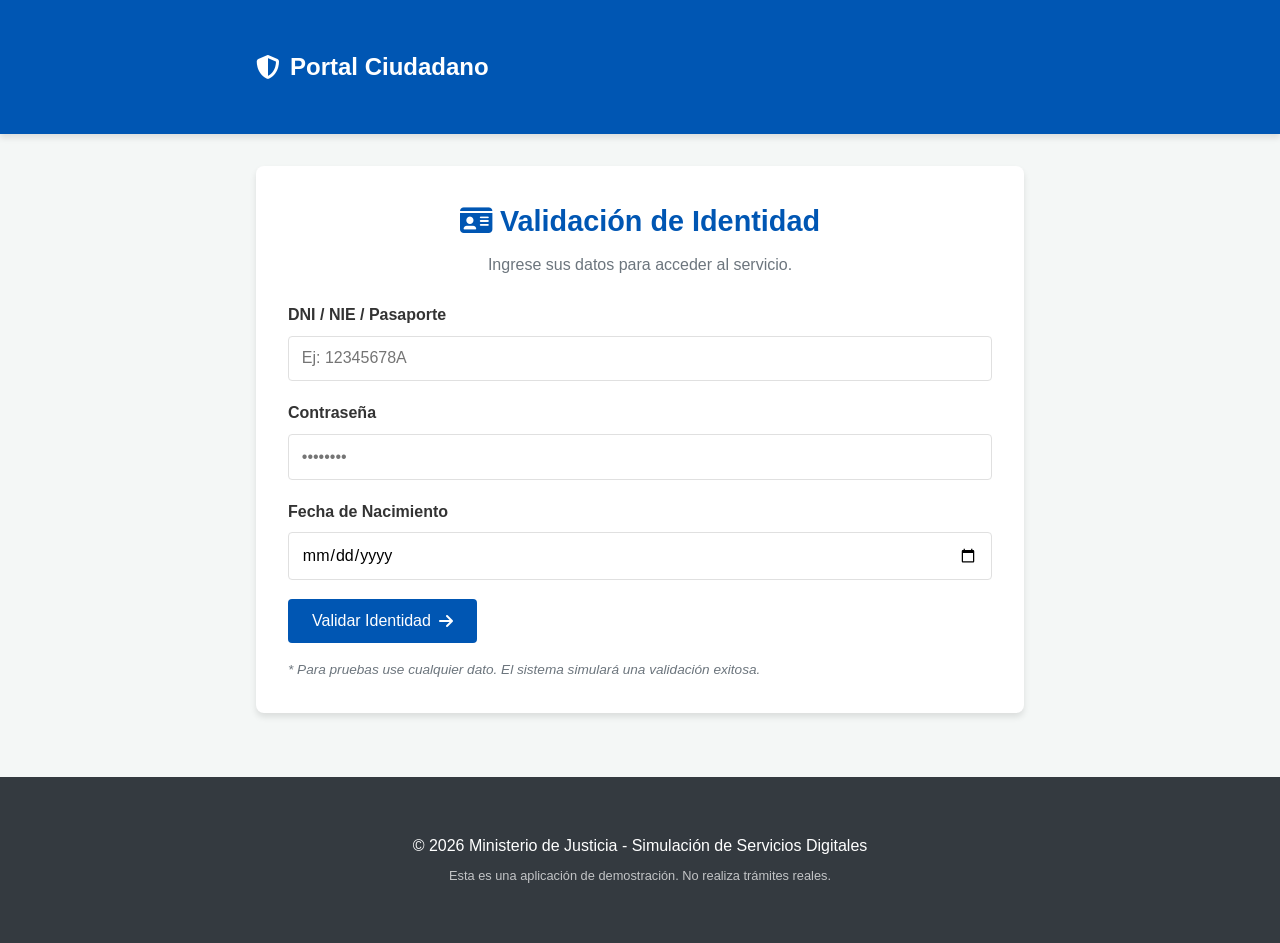
<file: certificado-app/index.html>
<!DOCTYPE html>
<html lang="es">
<head>
    <meta charset="UTF-8">
    <meta name="viewport" content="width=device-width, initial-scale=1.0">
    <title>Solicitud de Certificado de Antecedentes Penales</title>
    <link rel="stylesheet" href="styles.css">
    <!-- Iconos -->
    <link rel="stylesheet" href="https://cdnjs.cloudflare.com/ajax/libs/font-awesome/6.4.0/css/all.min.css">
</head>
<body>

    <header>
        <div class="container header-content">
            <div class="logo">
                <i class="fas fa-shield-alt"></i>
                <span>Portal Ciudadano</span>
            </div>
            <nav>
                <span id="user-display" class="hidden"><i class="fas fa-user-circle"></i> <span id="user-name"></span></span>
                <button id="logout-btn" class="hidden btn-secondary">Cerrar Sesión</button>
            </nav>
        </div>
    </header>

    <main class="container">
        
        <!-- PASO 1: IDENTIFICACIÓN -->
        <section id="step-login" class="step active">
            <div class="card">
                <div class="card-header">
                    <h2><i class="fas fa-id-card"></i> Validación de Identidad</h2>
                    <p>Ingrese sus datos para acceder al servicio.</p>
                </div>
                <form id="login-form">
                    <div class="form-group">
                        <label for="dni">DNI / NIE / Pasaporte</label>
                        <input type="text" id="dni" placeholder="Ej: 12345678A" required>
                    </div>
                    <div class="form-group">
                        <label for="password">Contraseña</label>
                        <input type="password" id="password" placeholder="••••••••" required>
                    </div>
                    <div class="form-group">
                        <label for="birthdate">Fecha de Nacimiento</label>
                        <input type="date" id="birthdate" required>
                    </div>
                    <button type="submit" class="btn-primary">Validar Identidad <i class="fas fa-arrow-right"></i></button>
                    <p class="help-text">* Para pruebas use cualquier dato. El sistema simulará una validación exitosa.</p>
                </form>
            </div>
        </section>

        <!-- PASO 2: DATOS DE SOLICITUD -->
        <section id="step-form" class="step hidden">
            <div class="card">
                <div class="card-header">
                    <h2><i class="fas fa-file-signature"></i> Datos de la Solicitud</h2>
                    <p>Complete la información para generar su certificado.</p>
                </div>
                <form id="request-form">
                    <div class="form-row">
                        <div class="form-group">
                            <label for="fullname">Nombre Completo</label>
                            <input type="text" id="fullname" readonly>
                        </div>
                        <div class="form-group">
                            <label for="request-dni">DNI</label>
                            <input type="text" id="request-dni" readonly>
                        </div>
                    </div>
                    
                    <div class="form-group">
                        <label for="purpose">Finalidad del Certificado</label>
                        <select id="purpose" required>
                            <option value="">Seleccione una opción...</option>
                            <option value="Trabajo">Para trabajo por cuenta ajena</option>
                            <option value="Voluntariado">Para voluntariado</option>
                            <option value="Adopcion">Para adopción internacional</option>
                            <option value="Residencia">Para residencia en el extranjero</option>
                            <option value="Otros">Otros fines</option>
                        </select>
                    </div>

                    <div class="form-group">
                        <label for="address">Dirección de Notificación</label>
                        <input type="text" id="address" placeholder="Calle, Número, Piso..." required>
                    </div>

                    <div class="form-group">
                        <label for="email">Correo Electrónico</label>
                        <input type="email" id="email" placeholder="nombre@ejemplo.com" required>
                    </div>

                    <div class="actions">
                        <button type="button" class="btn-secondary" onclick="app.goToStep('step-login')">Cancelar</button>
                        <button type="submit" class="btn-primary">Continuar al Pago <i class="fas fa-arrow-right"></i></button>
                    </div>
                </form>
            </div>
        </section>

        <!-- PASO 3: PAGO -->
        <section id="step-payment" class="step hidden">
            <div class="card">
                <div class="card-header">
                    <h2><i class="fas fa-credit-card"></i> Pago de Tasas</h2>
                    <p>Realice el pago para emitir el certificado.</p>
                </div>
                
                <div class="payment-summary">
                    <div class="summary-row">
                        <span>Concepto:</span>
                        <strong>Emisión Certificado Antecedentes Penales</strong>
                    </div>
                    <div class="summary-row">
                        <span>Tasa Administrativa:</span>
                        <strong>3,50 €</strong>
                    </div>
                    <hr>
                    <div class="summary-row total">
                        <span>Total a Pagar:</span>
                        <strong>3,50 €</strong>
                    </div>
                </div>

                <form id="payment-form">
                    <div class="form-group">
                        <label>Número de Tarjeta</label>
                        <div class="input-icon">
                            <i class="fas fa-credit-card"></i>
                            <input type="text" placeholder="0000 0000 0000 0000" maxlength="19" required>
                        </div>
                    </div>
                    <div class="form-row">
                        <div class="form-group">
                            <label>Caducidad</label>
                            <input type="text" placeholder="MM/YY" maxlength="5" required>
                        </div>
                        <div class="form-group">
                            <label>CVV</label>
                            <input type="text" placeholder="123" maxlength="3" required>
                        </div>
                    </div>
                    <div class="form-group">
                        <label>Titular de la tarjeta</label>
                        <input type="text" placeholder="Nombre como aparece en la tarjeta" required>
                    </div>

                    <div class="actions">
                        <button type="button" class="btn-secondary" onclick="app.goToStep('step-form')">Atrás</button>
                        <button type="submit" class="btn-primary btn-pay">Pagar y Solicitar <i class="fas fa-lock"></i></button>
                    </div>
                </form>
            </div>
        </section>

        <!-- PASO 4: PROCESANDO -->
        <section id="step-processing" class="step hidden">
            <div class="card text-center">
                <div class="spinner"></div>
                <h2>Procesando su solicitud...</h2>
                <p>Estamos verificando los datos en el registro central y generando su documento seguro.</p>
            </div>
        </section>

        <!-- PASO 5: ÉXITO Y DESCARGA -->
        <section id="step-success" class="step hidden">
            <div class="card text-center success-card">
                <div class="success-icon">
                    <i class="fas fa-check-circle"></i>
                </div>
                <h2>¡Solicitud Completada!</h2>
                <p>Su certificado ha sido generado correctamente.</p>
                
                <div class="certificate-preview">
                    <div id="cert-content">
                        <!-- Contenido dinámico del certificado -->
                    </div>
                </div>

                <div class="actions">
                    <button id="download-btn" class="btn-primary">
                        <i class="fas fa-download"></i> Descargar Certificado (PDF)
                    </button>
                    <button type="button" class="btn-secondary" onclick="location.reload()">Nueva Consulta</button>
                </div>
            </div>
        </section>

    </main>

    <footer>
        <div class="container">
            <p>&copy; 2026 Ministerio de Justicia - Simulación de Servicios Digitales</p>
            <p class="disclaimer">Esta es una aplicación de demostración. No realiza trámites reales.</p>
        </div>
    </footer>

    <script src="app.js"></script>
</body>
</html>
</file>
<file: certificado-app/styles.css>
:root {
    --primary-color: #0056b3;
    --primary-hover: #004494;
    --secondary-color: #6c757d;
    --success-color: #28a745;
    --bg-color: #f4f7f6;
    --card-bg: #ffffff;
    --text-color: #333333;
    --border-color: #e0e0e0;
    --shadow: 0 4px 6px rgba(0, 0, 0, 0.1);
}

* {
    margin: 0;
    padding: 0;
    box-sizing: border-box;
    font-family: 'Segoe UI', Tahoma, Geneva, Verdana, sans-serif;
}

body {
    background-color: var(--bg-color);
    color: var(--text-color);
    line-height: 1.6;
    min-height: 100vh;
    display: flex;
    flex-direction: column;
}

/* Header */
header {
    background-color: var(--primary-color);
    color: white;
    padding: 1rem 0;
    box-shadow: var(--shadow);
}

.header-content {
    display: flex;
    justify-content: space-between;
    align-items: center;
}

.logo {
    font-size: 1.5rem;
    font-weight: bold;
    display: flex;
    align-items: center;
    gap: 10px;
}

nav {
    display: flex;
    align-items: center;
    gap: 15px;
}

#user-display {
    font-size: 0.9rem;
    opacity: 0.9;
}

/* Main Container */
.container {
    max-width: 800px;
    margin: 0 auto;
    padding: 2rem 1rem;
    width: 100%;
}

/* Steps */
.step {
    display: none;
    animation: fadeIn 0.5s ease-in-out;
}

.step.active {
    display: block;
}

.hidden {
    display: none !important;
}

@keyframes fadeIn {
    from { opacity: 0; transform: translateY(10px); }
    to { opacity: 1; transform: translateY(0); }
}

/* Cards */
.card {
    background: var(--card-bg);
    border-radius: 8px;
    box-shadow: var(--shadow);
    padding: 2rem;
    margin-bottom: 2rem;
}

.card-header {
    margin-bottom: 1.5rem;
    text-align: center;
}

.card-header h2 {
    color: var(--primary-color);
    margin-bottom: 0.5rem;
    font-size: 1.8rem;
}

.card-header p {
    color: var(--secondary-color);
}

/* Forms */
.form-group {
    margin-bottom: 1.2rem;
}

.form-row {
    display: grid;
    grid-template-columns: 1fr 1fr;
    gap: 1rem;
}

label {
    display: block;
    margin-bottom: 0.5rem;
    font-weight: 600;
    color: var(--text-color);
}

input[type="text"],
input[type="password"],
input[type="email"],
input[type="date"],
select {
    width: 100%;
    padding: 0.8rem;
    border: 1px solid var(--border-color);
    border-radius: 4px;
    font-size: 1rem;
    transition: border-color 0.3s;
}

input:focus,
select:focus {
    outline: none;
    border-color: var(--primary-color);
    box-shadow: 0 0 0 3px rgba(0, 86, 179, 0.1);
}

input[readonly] {
    background-color: #e9ecef;
    cursor: not-allowed;
}

.input-icon {
    position: relative;
}

.input-icon i {
    position: absolute;
    left: 10px;
    top: 50%;
    transform: translateY(-50%);
    color: var(--secondary-color);
}

.input-icon input {
    padding-left: 2.5rem;
}

/* Buttons */
.actions {
    display: flex;
    justify-content: flex-end;
    gap: 1rem;
    margin-top: 1.5rem;
}

button {
    padding: 0.8rem 1.5rem;
    border: none;
    border-radius: 4px;
    font-size: 1rem;
    cursor: pointer;
    transition: all 0.3s;
    display: inline-flex;
    align-items: center;
    gap: 8px;
}

.btn-primary {
    background-color: var(--primary-color);
    color: white;
}

.btn-primary:hover {
    background-color: var(--primary-hover);
}

.btn-secondary {
    background-color: var(--secondary-color);
    color: white;
}

.btn-secondary:hover {
    background-color: #5a6268;
}

.btn-pay {
    background-color: var(--success-color);
}

.btn-pay:hover {
    background-color: #218838;
}

/* Payment Summary */
.payment-summary {
    background-color: #f8f9fa;
    padding: 1.5rem;
    border-radius: 4px;
    margin-bottom: 1.5rem;
    border: 1px solid var(--border-color);
}

.summary-row {
    display: flex;
    justify-content: space-between;
    margin-bottom: 0.5rem;
}

.summary-row.total {
    font-size: 1.2rem;
    color: var(--primary-color);
    margin-top: 0.5rem;
}

/* Spinner */
.spinner {
    width: 50px;
    height: 50px;
    border: 5px solid #f3f3f3;
    border-top: 5px solid var(--primary-color);
    border-radius: 50%;
    margin: 0 auto 1.5rem;
    animation: spin 1s linear infinite;
}

@keyframes spin {
    0% { transform: rotate(0deg); }
    100% { transform: rotate(360deg); }
}

/* Success Card */
.success-card {
    text-align: center;
}

.success-icon {
    font-size: 4rem;
    color: var(--success-color);
    margin-bottom: 1rem;
}

/* Certificate Preview */
.certificate-preview {
    background: white;
    border: 2px solid var(--primary-color);
    padding: 2rem;
    margin: 1.5rem 0;
    text-align: left;
    position: relative;
    background-image: radial-gradient(#0056b3 0.5px, transparent 0.5px);
    background-size: 20px 20px;
}

#cert-content {
    background: white;
    padding: 1.5rem;
    border: 1px solid #ddd;
}

.cert-header {
    text-align: center;
    border-bottom: 2px solid var(--primary-color);
    padding-bottom: 1rem;
    margin-bottom: 1rem;
}

.cert-title {
    font-size: 1.4rem;
    font-weight: bold;
    color: var(--primary-color);
    text-transform: uppercase;
}

.cert-body p {
    margin-bottom: 0.8rem;
}

.cert-footer {
    margin-top: 2rem;
    display: flex;
    justify-content: space-between;
    align-items: flex-end;
}

.cert-signature {
    border-top: 1px solid #333;
    padding-top: 0.5rem;
    width: 200px;
    text-align: center;
    font-size: 0.9rem;
}

.cert-seal {
    width: 80px;
    height: 80px;
    border: 3px double var(--primary-color);
    border-radius: 50%;
    display: flex;
    align-items: center;
    justify-content: center;
    color: var(--primary-color);
    font-weight: bold;
    font-size: 0.8rem;
    text-align: center;
    transform: rotate(-15deg);
}

/* Footer */
footer {
    margin-top: auto;
    background-color: #343a40;
    color: white;
    text-align: center;
    padding: 1.5rem 0;
}

.disclaimer {
    font-size: 0.8rem;
    opacity: 0.7;
    margin-top: 0.5rem;
}

.help-text {
    font-size: 0.85rem;
    color: var(--secondary-color);
    margin-top: 1rem;
    font-style: italic;
}

.text-center {
    text-align: center;
}

/* Responsive */
@media (max-width: 600px) {
    .form-row {
        grid-template-columns: 1fr;
    }
    
    .actions {
        flex-direction: column;
    }
    
    button {
        width: 100%;
        justify-content: center;
    }
    
    .header-content {
        flex-direction: column;
        gap: 1rem;
    }
}
</file>
